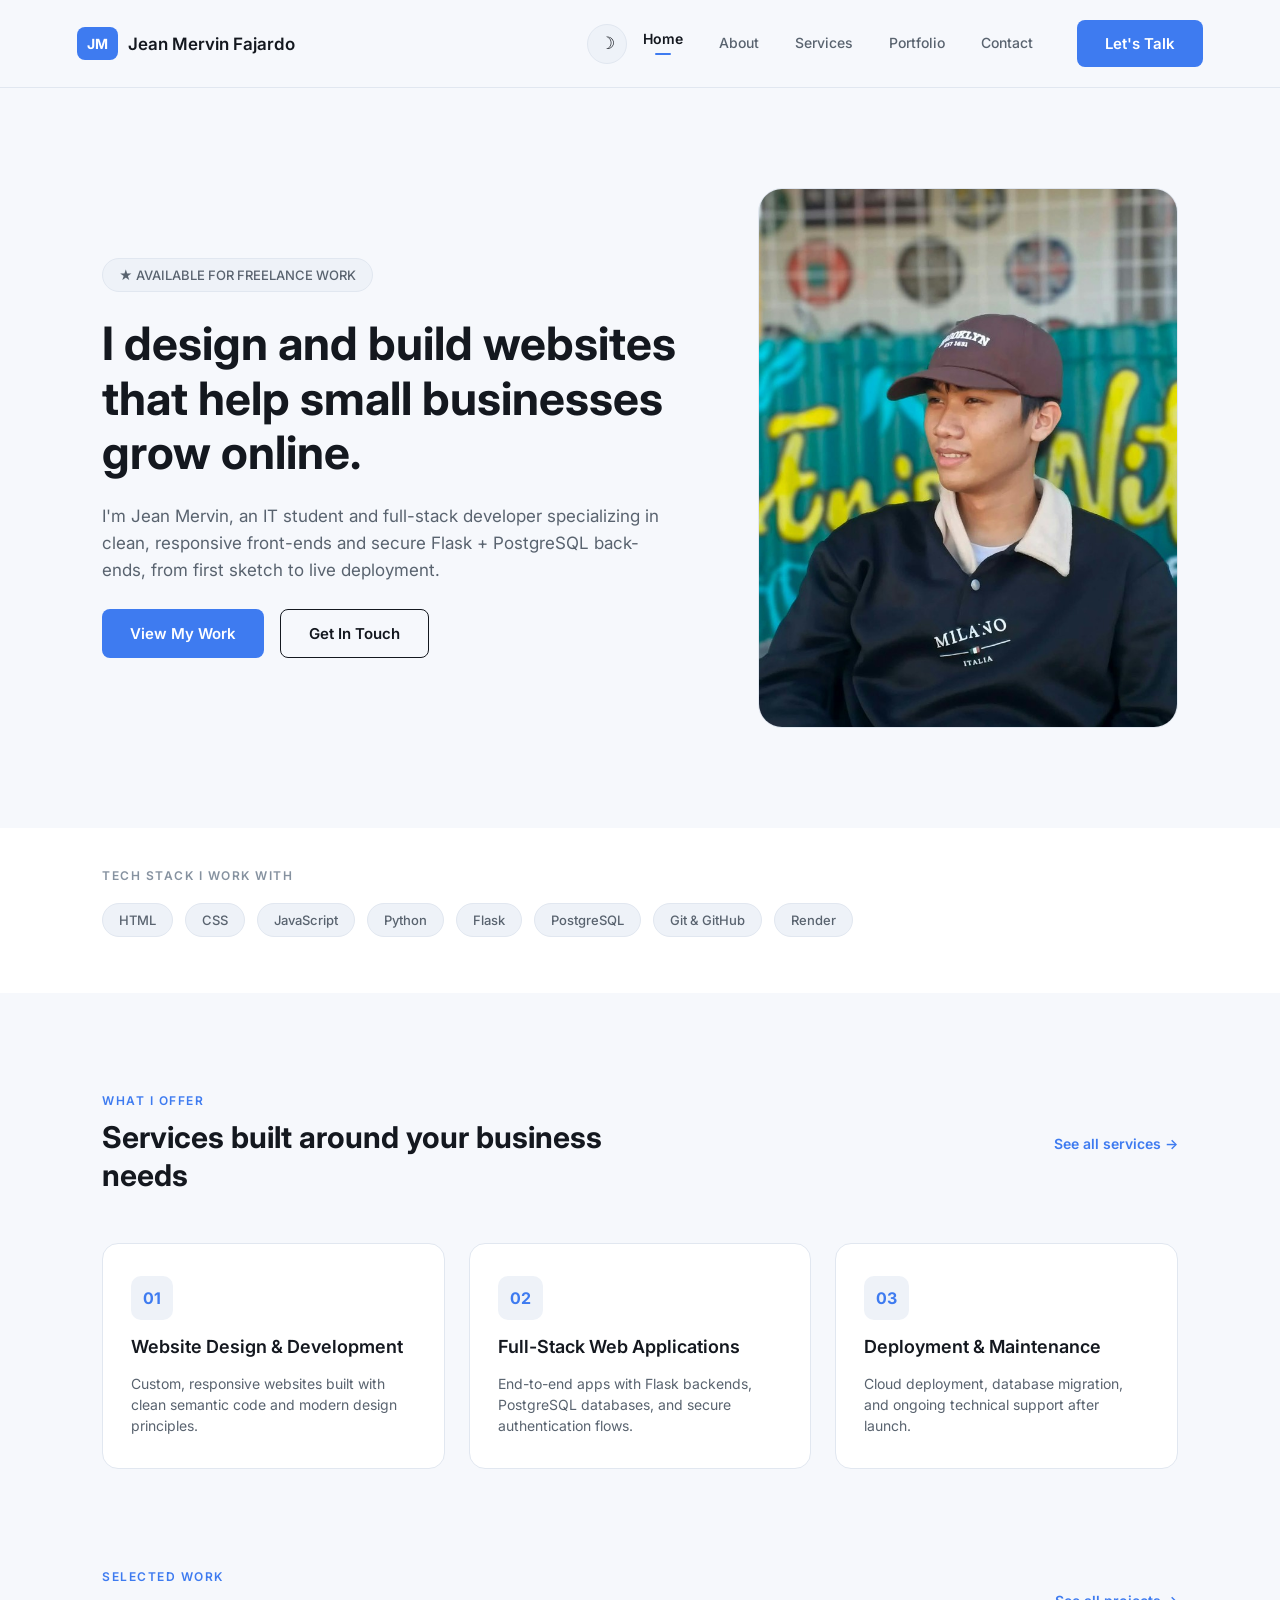
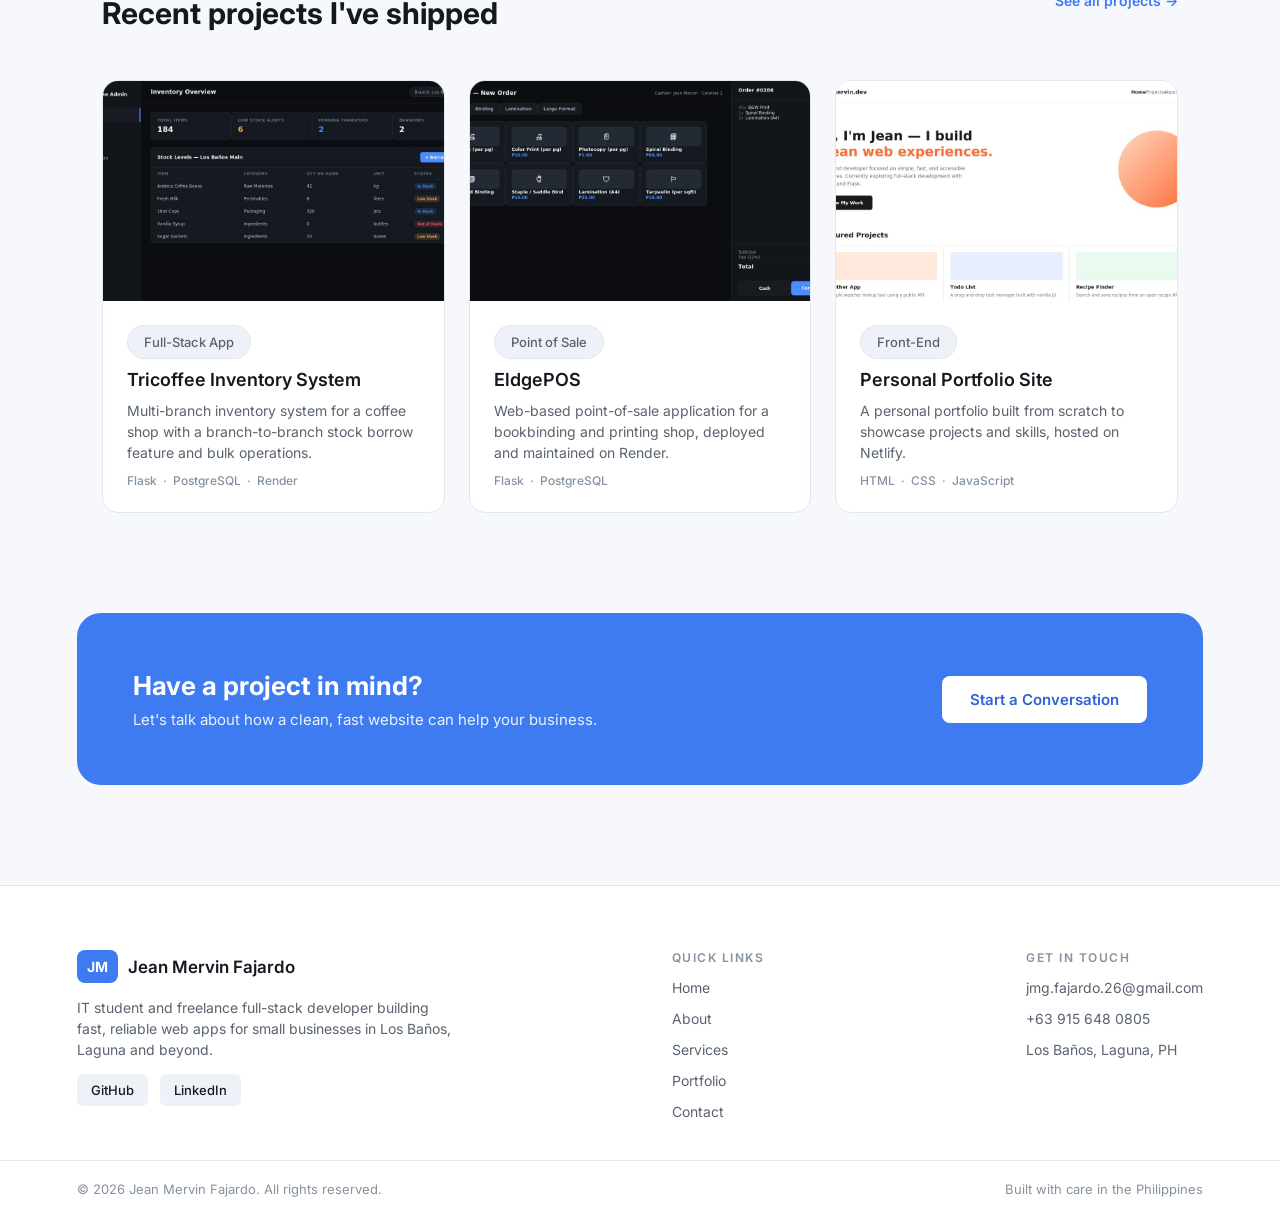
<file: index.html>
<!DOCTYPE html>
<html lang="en">
<head>
<meta charset="UTF-8">
<meta name="viewport" content="width=device-width, initial-scale=1">
<title>Jean Mervin Fajardo — Home</title>
<link rel="preconnect" href="https://fonts.googleapis.com">
<link href="https://fonts.googleapis.com/css2?family=Inter:wght@400;500;600;700&display=swap" rel="stylesheet">
<link rel="stylesheet" href="styles.css">
<script>
(function(){
  var saved = localStorage.getItem('theme');
  var theme = saved || (window.matchMedia && window.matchMedia('(prefers-color-scheme: light)').matches ? 'light' : 'dark');
  document.documentElement.setAttribute('data-theme', theme);
})();
</script>
</head>
<body>

<header>
  <div class="header-bar">
    <div class="logo">
      <span class="logo-mark">JM</span>
      <span class="logo-name">Jean Mervin Fajardo</span>
    </div>
    <div class="header-right">
    <button class="theme-toggle" id="themeToggle" aria-label="Toggle light and dark mode">
      <span class="theme-icon theme-icon-sun">&#9728;</span>
      <span class="theme-icon theme-icon-moon">&#9789;</span>
    </button>
    <button class="menu-toggle" aria-label="Toggle menu" aria-expanded="false">
      <span></span><span></span><span></span>
    </button>
    <div class="nav-group">
      <nav>
        <ul>
          <li><a href="index.html" class="active">Home</a></li>
          <li><a href="about.html">About</a></li>
          <li><a href="services.html">Services</a></li>
          <li><a href="portfolio.html">Portfolio</a></li>
          <li><a href="contact.html">Contact</a></li>
        </ul>
      </nav>
      <a href="contact.html" class="btn btn-primary">Let's Talk</a>
    </div>
    </div>
  </div>
</header>

<section class="hero">
  <div class="hero-left">
    <span class="tag">★ AVAILABLE FOR FREELANCE WORK</span>
    <h1>I design and build websites that help small businesses grow online.</h1>
    <p class="body-lg">I'm Jean Mervin, an IT student and full-stack developer specializing in clean, responsive front-ends and secure Flask + PostgreSQL back-ends, from first sketch to live deployment.</p>
    <div class="btn-row">
      <a href="portfolio.html" class="btn btn-primary">View My Work</a>
      <a href="contact.html" class="btn btn-secondary">Get In Touch</a>
    </div>
  </div>
  <img class="hero-photo" src="images/hero-photo.jpg" alt="Jean Mervin Fajardo">
</section>

<section class="section-alt section-tight">
  <p class="eyebrow-muted">TECH STACK I WORK WITH</p>
  <div class="tech-row">
    <span class="tag">HTML</span>
    <span class="tag">CSS</span>
    <span class="tag">JavaScript</span>
    <span class="tag">Python</span>
    <span class="tag">Flask</span>
    <span class="tag">PostgreSQL</span>
    <span class="tag">Git &amp; GitHub</span>
    <span class="tag">Render</span>
  </div>
</section>

<section class="section">
  <div class="section-head">
    <div class="stack">
      <p class="eyebrow">WHAT I OFFER</p>
      <h2>Services built around your business needs</h2>
    </div>
    <a href="services.html" class="link">See all services →</a>
  </div>
  <div class="cards-row">
    <div class="service-card">
      <span class="icon-chip">01</span>
      <h3>Website Design &amp; Development</h3>
      <p class="body">Custom, responsive websites built with clean semantic code and modern design principles.</p>
    </div>
    <div class="service-card">
      <span class="icon-chip">02</span>
      <h3>Full-Stack Web Applications</h3>
      <p class="body">End-to-end apps with Flask backends, PostgreSQL databases, and secure authentication flows.</p>
    </div>
    <div class="service-card">
      <span class="icon-chip">03</span>
      <h3>Deployment &amp; Maintenance</h3>
      <p class="body">Cloud deployment, database migration, and ongoing technical support after launch.</p>
    </div>
  </div>
</section>

<section class="section" style="padding-top:0;">
  <div class="section-head">
    <div class="stack">
      <p class="eyebrow">SELECTED WORK</p>
      <h2>Recent projects I've shipped</h2>
    </div>
    <a href="portfolio.html" class="link">See all projects →</a>
  </div>
  <div class="cards-row">
    <a class="project-card" href="https://tricoffee-inventory.onrender.com" target="_blank" rel="noopener">
      <div class="thumb-wrap">
        <img class="project-thumb" src="thumbs/tricoffee.jpg" alt="Tricoffee Inventory System thumbnail">
        <span class="thumb-overlay">View Project →</span>
      </div>
      <div class="project-body">
        <span class="tag">Full-Stack App</span>
        <h3>Tricoffee Inventory System</h3>
        <p class="body">Multi-branch inventory system for a coffee shop with a branch-to-branch stock borrow feature and bulk operations.</p>
        <div class="stack-row"><span>Flask</span><span>·</span><span>PostgreSQL</span><span>·</span><span>Render</span></div>
      </div>
    </a>
    <a class="project-card" href="https://eldgepos.onrender.com" target="_blank" rel="noopener">
      <div class="thumb-wrap">
        <img class="project-thumb" src="thumbs/eldgepos.jpg" alt="EldgePOS thumbnail">
        <span class="thumb-overlay">View Project →</span>
      </div>
      <div class="project-body">
        <span class="tag">Point of Sale</span>
        <h3>EldgePOS</h3>
        <p class="body">Web-based point-of-sale application for a bookbinding and printing shop, deployed and maintained on Render.</p>
        <div class="stack-row"><span>Flask</span><span>·</span><span>PostgreSQL</span></div>
      </div>
    </a>
    <a class="project-card" href="https://jeanmervin.netlify.app/" target="_blank" rel="noopener">
      <div class="thumb-wrap">
        <img class="project-thumb" src="thumbs/portfolio-site.jpg" alt="Personal Portfolio Site thumbnail">
        <span class="thumb-overlay">View Project →</span>
      </div>
      <div class="project-body">
        <span class="tag">Front-End</span>
        <h3>Personal Portfolio Site</h3>
        <p class="body">A personal portfolio built from scratch to showcase projects and skills, hosted on Netlify.</p>
        <div class="stack-row"><span>HTML</span><span>·</span><span>CSS</span><span>·</span><span>JavaScript</span></div>
      </div>
    </a>
  </div>
</section>

<div class="cta-wrap">
  <div class="cta-banner">
    <div>
      <h2>Have a project in mind?</h2>
      <p>Let's talk about how a clean, fast website can help your business.</p>
    </div>
    <a href="contact.html" class="btn btn-white">Start a Conversation</a>
  </div>
</div>

<footer>
  <div class="footer-inner">
    <div class="footer-col1">
      <div class="logo">
        <span class="logo-mark">JM</span>
        <span class="logo-name">Jean Mervin Fajardo</span>
      </div>
      <p class="body">IT student and freelance full-stack developer building fast, reliable web apps for small businesses in Los Baños, Laguna and beyond.</p>
      <div class="social">
        <a href="https://github.com/JeanMervin">GitHub</a>
        <a href="#">LinkedIn</a>
      </div>
    </div>
    <div class="footer-col">
      <p class="eyebrow-muted">QUICK LINKS</p>
      <a href="index.html">Home</a>
      <a href="about.html">About</a>
      <a href="services.html">Services</a>
      <a href="portfolio.html">Portfolio</a>
      <a href="contact.html">Contact</a>
    </div>
    <div class="footer-col">
      <p class="eyebrow-muted">GET IN TOUCH</p>
      <a href="#" class="copy-email" data-email="jmg.fajardo.26@gmail.com">jmg.fajardo.26@gmail.com</a>
      <a href="#">+63 915 648 0805</a>
      <a href="#">Los Baños, Laguna, PH</a>
    </div>
  </div>
  <div class="footer-bottom">
    <span class="caption">© 2026 Jean Mervin Fajardo. All rights reserved.</span>
    <span class="caption">Built with care in the Philippines</span>
  </div>
</footer>

<button id="toTop" class="to-top" aria-label="Back to top">↑</button>
<script src="script.js"></script>
</body>
</html>
</file>
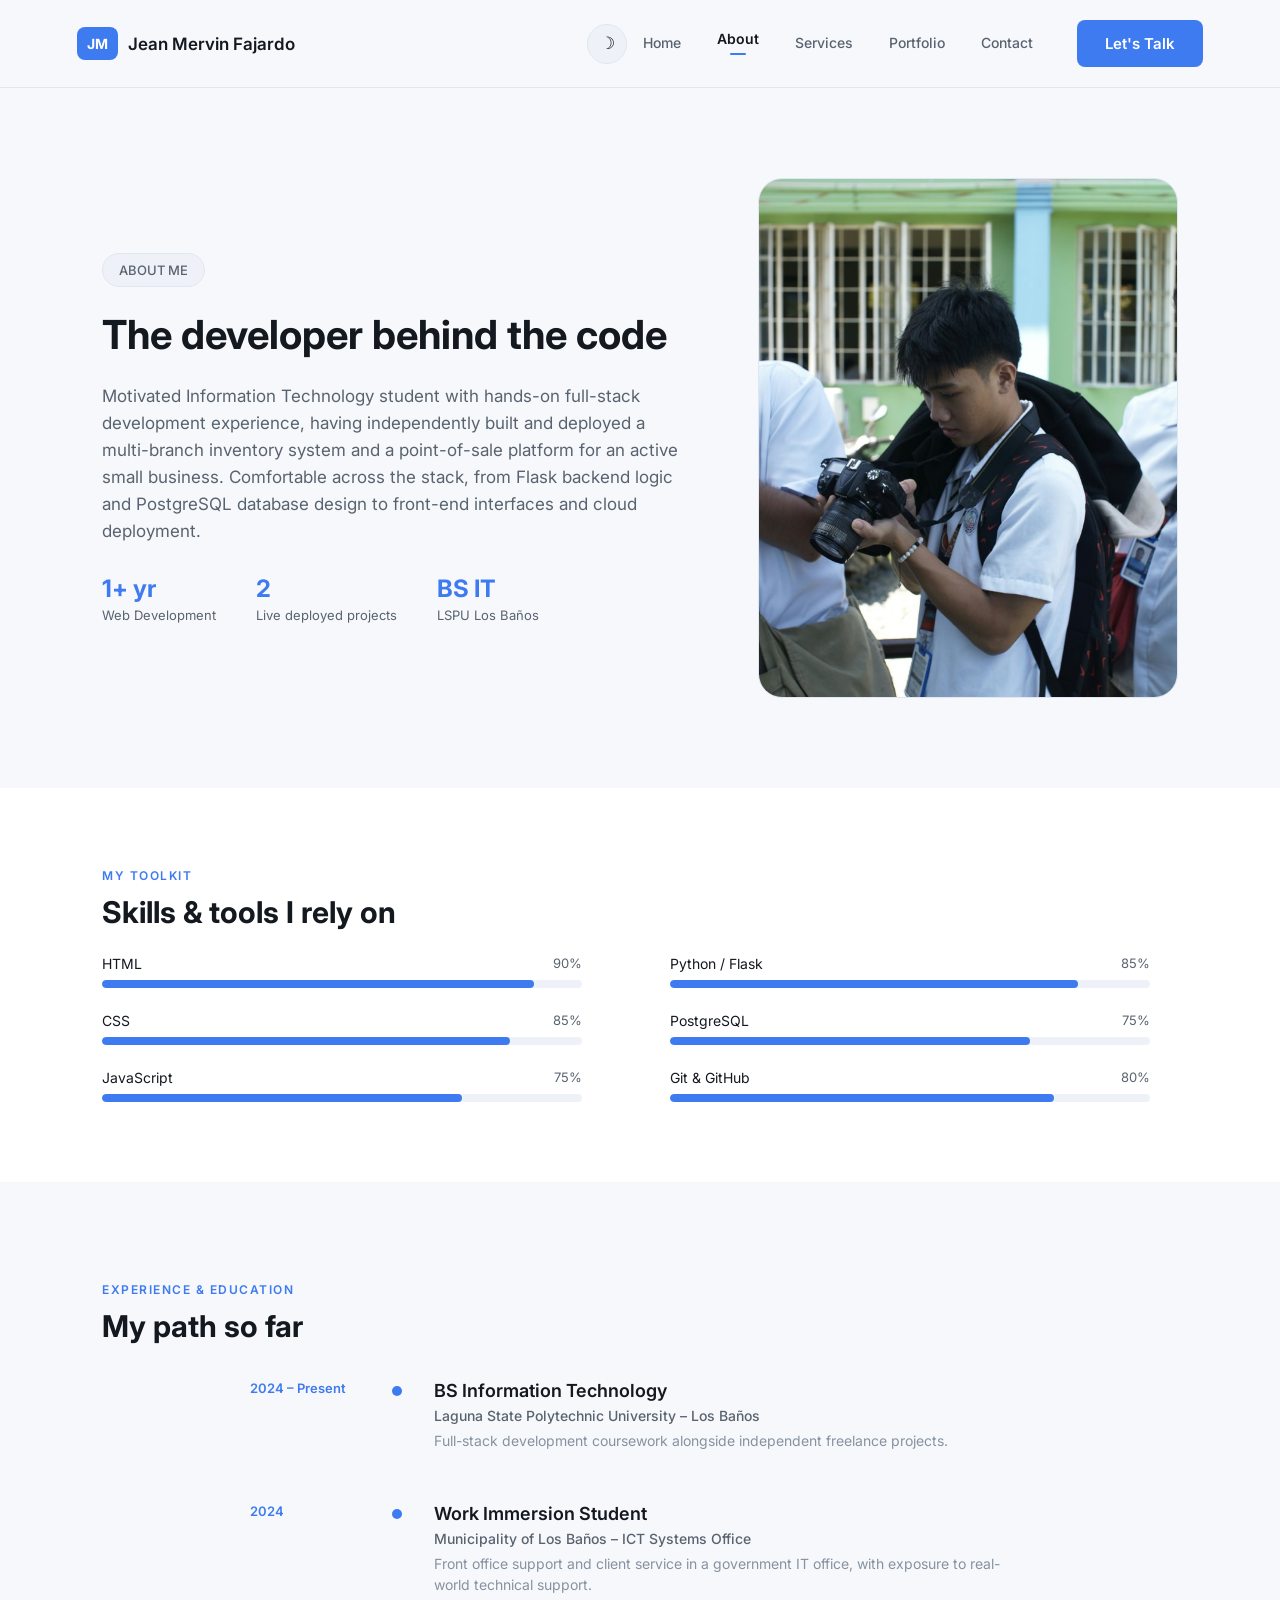
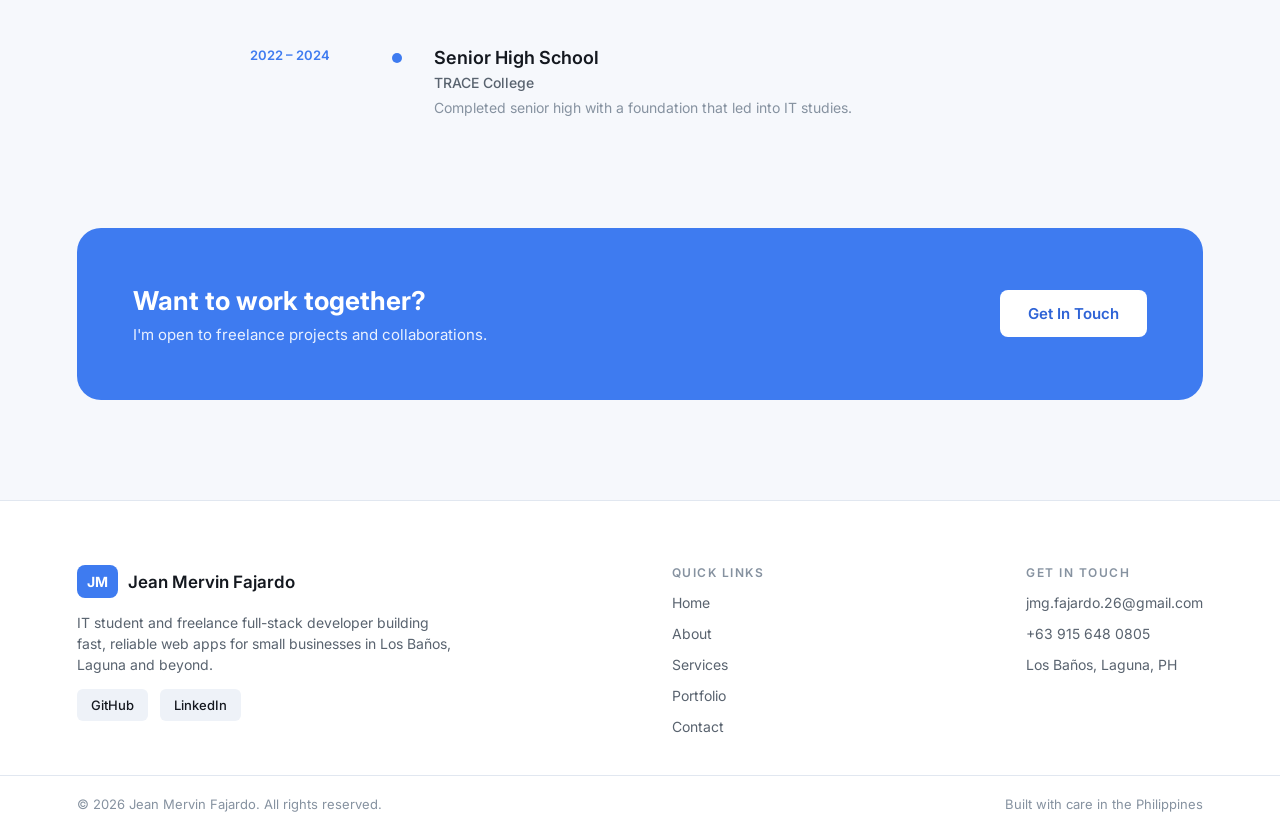
<file: about.html>
<!DOCTYPE html>
<html lang="en">
<head>
<meta charset="UTF-8">
<meta name="viewport" content="width=device-width, initial-scale=1">
<title>Jean Mervin Fajardo — About</title>
<link rel="preconnect" href="https://fonts.googleapis.com">
<link href="https://fonts.googleapis.com/css2?family=Inter:wght@400;500;600;700&display=swap" rel="stylesheet">
<link rel="stylesheet" href="styles.css">
<script>
(function(){
  var saved = localStorage.getItem('theme');
  var theme = saved || (window.matchMedia && window.matchMedia('(prefers-color-scheme: light)').matches ? 'light' : 'dark');
  document.documentElement.setAttribute('data-theme', theme);
})();
</script>
</head>
<body>

<header>
  <div class="header-bar">
    <div class="logo">
      <span class="logo-mark">JM</span>
      <span class="logo-name">Jean Mervin Fajardo</span>
    </div>
    <div class="header-right">
    <button class="theme-toggle" id="themeToggle" aria-label="Toggle light and dark mode">
      <span class="theme-icon theme-icon-sun">&#9728;</span>
      <span class="theme-icon theme-icon-moon">&#9789;</span>
    </button>
    <button class="menu-toggle" aria-label="Toggle menu" aria-expanded="false">
      <span></span><span></span><span></span>
    </button>
    <div class="nav-group">
      <nav>
        <ul>
          <li><a href="index.html">Home</a></li>
          <li><a href="about.html" class="active">About</a></li>
          <li><a href="services.html">Services</a></li>
          <li><a href="portfolio.html">Portfolio</a></li>
          <li><a href="contact.html">Contact</a></li>
        </ul>
      </nav>
      <a href="contact.html" class="btn btn-primary">Let's Talk</a>
    </div>
    </div>
  </div>
</header>

<section class="about-hero">
  <div class="hero-left">
    <span class="tag">ABOUT ME</span>
    <h1 style="font-size:40px;">The developer behind the code</h1>
    <p class="body-lg">Motivated Information Technology student with hands-on full-stack development experience, having independently built and deployed a multi-branch inventory system and a point-of-sale platform for an active small business. Comfortable across the stack, from Flask backend logic and PostgreSQL database design to front-end interfaces and cloud deployment.</p>
    <div class="stats-row">
      <div class="stat"><h3>1+ yr</h3><p>Web Development</p></div>
      <div class="stat"><h3>2</h3><p>Live deployed projects</p></div>
      <div class="stat"><h3>BS IT</h3><p>LSPU Los Baños</p></div>
    </div>
  </div>
  <img class="about-photo" src="images/about-photo.jpg" alt="Jean Mervin Fajardo reviewing photos on a camera">
</section>

<section class="section-alt section" style="padding-top:80px;padding-bottom:80px;">
  <p class="eyebrow">MY TOOLKIT</p>
  <h2 style="margin-top:10px;">Skills &amp; tools I rely on</h2>
  <div class="skills-grid">
    <div class="skill-col">
      <div class="skill-row">
        <div class="skill-top"><span>HTML</span><span>90%</span></div>
        <div class="skill-track"><div class="skill-fill" style="width:90%;"></div></div>
      </div>
      <div class="skill-row">
        <div class="skill-top"><span>CSS</span><span>85%</span></div>
        <div class="skill-track"><div class="skill-fill" style="width:85%;"></div></div>
      </div>
      <div class="skill-row">
        <div class="skill-top"><span>JavaScript</span><span>75%</span></div>
        <div class="skill-track"><div class="skill-fill" style="width:75%;"></div></div>
      </div>
    </div>
    <div class="skill-col">
      <div class="skill-row">
        <div class="skill-top"><span>Python / Flask</span><span>85%</span></div>
        <div class="skill-track"><div class="skill-fill" style="width:85%;"></div></div>
      </div>
      <div class="skill-row">
        <div class="skill-top"><span>PostgreSQL</span><span>75%</span></div>
        <div class="skill-track"><div class="skill-fill" style="width:75%;"></div></div>
      </div>
      <div class="skill-row">
        <div class="skill-top"><span>Git &amp; GitHub</span><span>80%</span></div>
        <div class="skill-track"><div class="skill-fill" style="width:80%;"></div></div>
      </div>
    </div>
  </div>
</section>

<section class="section">
  <p class="eyebrow">EXPERIENCE &amp; EDUCATION</p>
  <h2 style="margin-top:10px;">My path so far</h2>
  <div class="timeline">
    <div class="timeline-item">
      <span class="timeline-date">2024 – Present</span>
      <span class="timeline-dot"></span>
      <div class="timeline-body">
        <h3>BS Information Technology</h3>
        <p class="org">Laguna State Polytechnic University – Los Baños</p>
        <p class="desc">Full-stack development coursework alongside independent freelance projects.</p>
      </div>
    </div>
    <div class="timeline-item">
      <span class="timeline-date">2024</span>
      <span class="timeline-dot"></span>
      <div class="timeline-body">
        <h3>Work Immersion Student</h3>
        <p class="org">Municipality of Los Baños – ICT Systems Office</p>
        <p class="desc">Front office support and client service in a government IT office, with exposure to real-world technical support.</p>
      </div>
    </div>
    <div class="timeline-item">
      <span class="timeline-date">2022 – 2024</span>
      <span class="timeline-dot"></span>
      <div class="timeline-body">
        <h3>Senior High School</h3>
        <p class="org">TRACE College</p>
        <p class="desc">Completed senior high with a foundation that led into IT studies.</p>
      </div>
    </div>
  </div>
</section>

<div class="cta-wrap">
  <div class="cta-banner">
    <div>
      <h2>Want to work together?</h2>
      <p>I'm open to freelance projects and collaborations.</p>
    </div>
    <a href="contact.html" class="btn btn-white">Get In Touch</a>
  </div>
</div>

<footer>
  <div class="footer-inner">
    <div class="footer-col1">
      <div class="logo">
        <span class="logo-mark">JM</span>
        <span class="logo-name">Jean Mervin Fajardo</span>
      </div>
      <p class="body">IT student and freelance full-stack developer building fast, reliable web apps for small businesses in Los Baños, Laguna and beyond.</p>
      <div class="social">
        <a href="https://github.com/JeanMervin">GitHub</a>
        <a href="#">LinkedIn</a>
      </div>
    </div>
    <div class="footer-col">
      <p class="eyebrow-muted">QUICK LINKS</p>
      <a href="index.html">Home</a>
      <a href="about.html">About</a>
      <a href="services.html">Services</a>
      <a href="portfolio.html">Portfolio</a>
      <a href="contact.html">Contact</a>
    </div>
    <div class="footer-col">
      <p class="eyebrow-muted">GET IN TOUCH</p>
      <a href="#" class="copy-email" data-email="jmg.fajardo.26@gmail.com">jmg.fajardo.26@gmail.com</a>
      <a href="#">+63 915 648 0805</a>
      <a href="#">Los Baños, Laguna, PH</a>
    </div>
  </div>
  <div class="footer-bottom">
    <span class="caption">© 2026 Jean Mervin Fajardo. All rights reserved.</span>
    <span class="caption">Built with care in the Philippines</span>
  </div>
</footer>

<button id="toTop" class="to-top" aria-label="Back to top">↑</button>
<script src="script.js"></script>
</body>
</html>
</file>
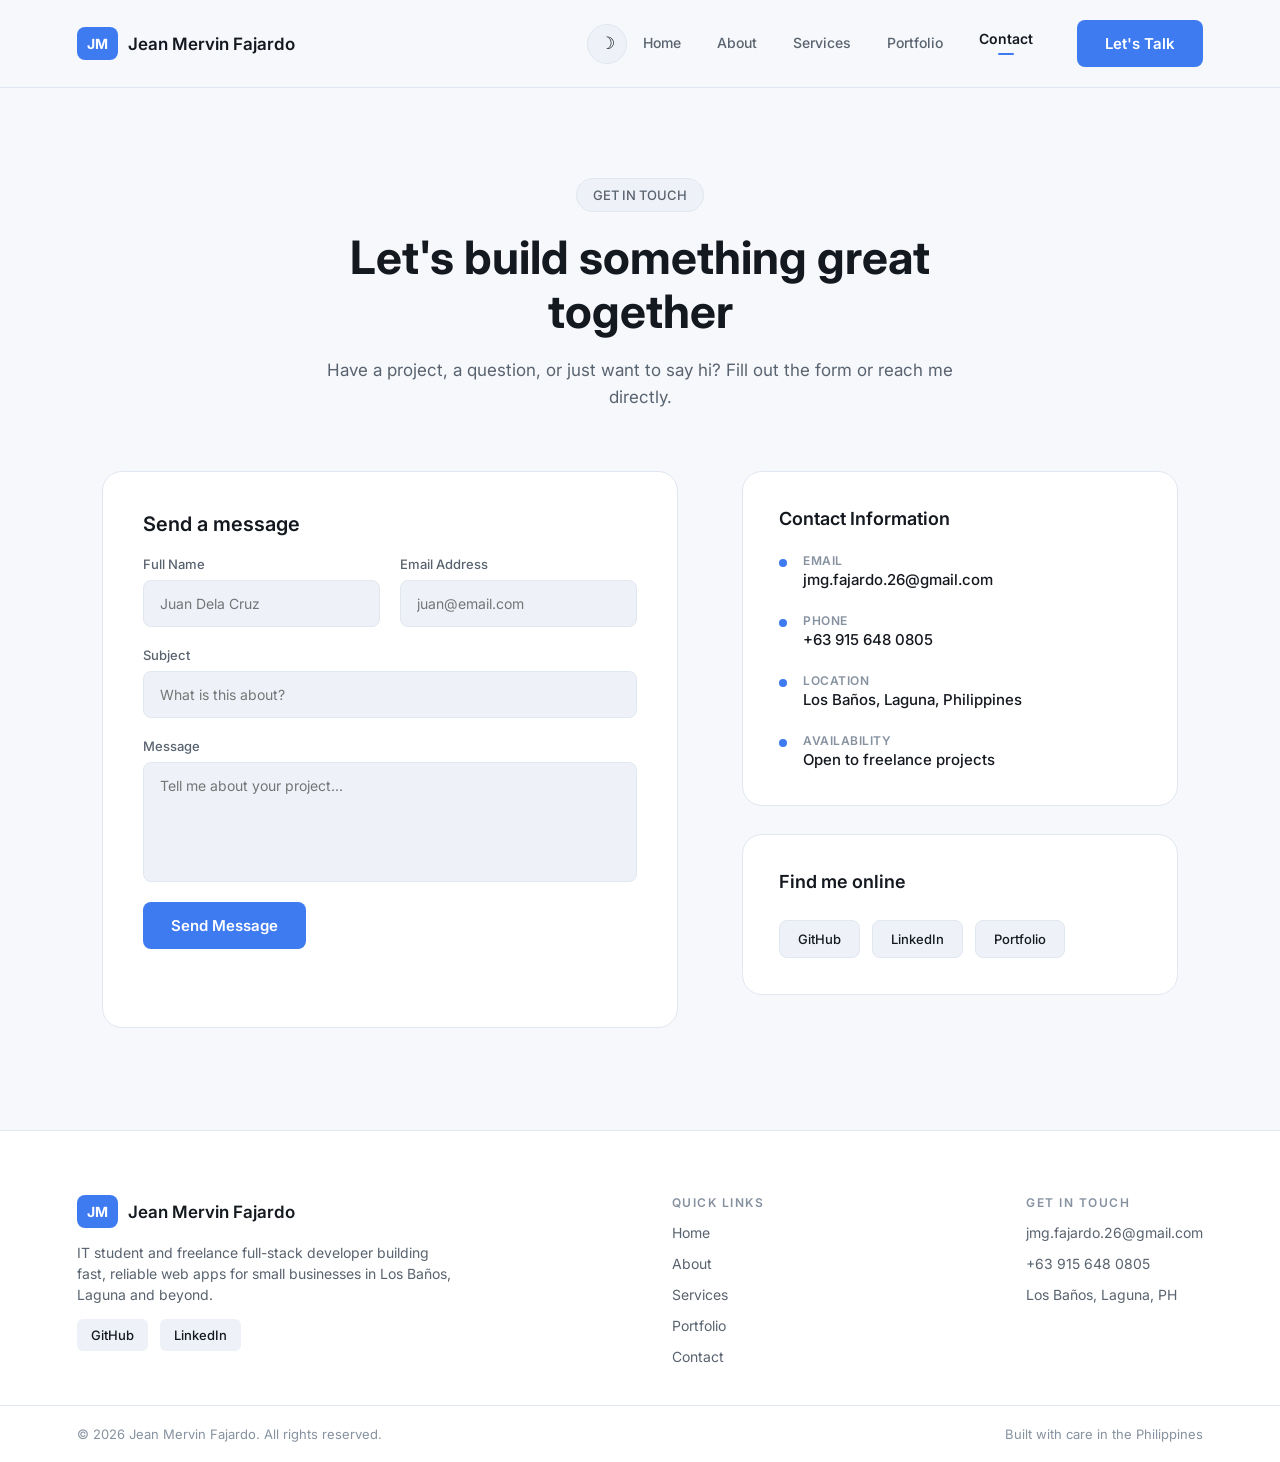
<file: contact.html>
<!DOCTYPE html>
<html lang="en">
<head>
<meta charset="UTF-8">
<meta name="viewport" content="width=device-width, initial-scale=1">
<title>Jean Mervin Fajardo — Contact</title>
<link rel="preconnect" href="https://fonts.googleapis.com">
<link href="https://fonts.googleapis.com/css2?family=Inter:wght@400;500;600;700&display=swap" rel="stylesheet">
<link rel="stylesheet" href="styles.css">
<script>
(function(){
  var saved = localStorage.getItem('theme');
  var theme = saved || (window.matchMedia && window.matchMedia('(prefers-color-scheme: light)').matches ? 'light' : 'dark');
  document.documentElement.setAttribute('data-theme', theme);
})();
</script>
</head>
<body>

<header>
  <div class="header-bar">
    <div class="logo">
      <span class="logo-mark">JM</span>
      <span class="logo-name">Jean Mervin Fajardo</span>
    </div>
    <div class="header-right">
    <button class="theme-toggle" id="themeToggle" aria-label="Toggle light and dark mode">
      <span class="theme-icon theme-icon-sun">&#9728;</span>
      <span class="theme-icon theme-icon-moon">&#9789;</span>
    </button>
    <button class="menu-toggle" aria-label="Toggle menu" aria-expanded="false">
      <span></span><span></span><span></span>
    </button>
    <div class="nav-group">
      <nav>
        <ul>
          <li><a href="index.html">Home</a></li>
          <li><a href="about.html">About</a></li>
          <li><a href="services.html">Services</a></li>
          <li><a href="portfolio.html">Portfolio</a></li>
          <li><a href="contact.html" class="active">Contact</a></li>
        </ul>
      </nav>
      <a href="contact.html" class="btn btn-primary">Let's Talk</a>
    </div>
    </div>
  </div>
</header>

<section class="contact-hero">
  <span class="tag">GET IN TOUCH</span>
  <h1 class="center">Let's build something great together</h1>
  <p class="body-lg">Have a project, a question, or just want to say hi? Fill out the form or reach me directly.</p>
</section>

<section class="contact-main">
  <form class="form-card" id="contactForm" novalidate>
    <h3 style="font-size:20px;">Send a message</h3>
    <div class="form-row">
      <div class="field">
        <label for="cf-name">Full Name</label>
        <input type="text" id="cf-name" name="name" placeholder="Juan Dela Cruz" required>
      </div>
      <div class="field">
        <label for="cf-email">Email Address</label>
        <input type="email" id="cf-email" name="email" placeholder="juan@email.com" required>
      </div>
    </div>
    <div class="field">
      <label for="cf-subject">Subject</label>
      <input type="text" id="cf-subject" name="subject" placeholder="What is this about?" required>
    </div>
    <div class="field">
      <label for="cf-message">Message</label>
      <textarea id="cf-message" name="message" placeholder="Tell me about your project..." required></textarea>
    </div>
    <button type="submit" class="btn btn-primary" style="width:fit-content;">Send Message</button>
    <p class="form-note" id="formNote" aria-live="polite"></p>
  </form>

  <div class="info-col">
    <div class="info-card">
      <h3 style="font-size:18px;">Contact Information</h3>
      <div class="info-row">
        <span class="info-dot"></span>
        <div><div class="label">EMAIL</div><div class="value"><a href="#" class="copy-email" data-email="jmg.fajardo.26@gmail.com">jmg.fajardo.26@gmail.com</a></div></div>
      </div>
      <div class="info-row">
        <span class="info-dot"></span>
        <div><div class="label">PHONE</div><div class="value">+63 915 648 0805</div></div>
      </div>
      <div class="info-row">
        <span class="info-dot"></span>
        <div><div class="label">LOCATION</div><div class="value">Los Baños, Laguna, Philippines</div></div>
      </div>
      <div class="info-row">
        <span class="info-dot"></span>
        <div><div class="label">AVAILABILITY</div><div class="value">Open to freelance projects</div></div>
      </div>
    </div>
    <div class="info-card">
      <h3 style="font-size:18px;">Find me online</h3>
      <div class="soc-row">
        <a href="https://github.com/JeanMervin">GitHub</a>
        <a href="#">LinkedIn</a>
        <a href="https://jeanmervin.netlify.app/">Portfolio</a>
      </div>
    </div>
  </div>
</section>

<footer>
  <div class="footer-inner">
    <div class="footer-col1">
      <div class="logo">
        <span class="logo-mark">JM</span>
        <span class="logo-name">Jean Mervin Fajardo</span>
      </div>
      <p class="body">IT student and freelance full-stack developer building fast, reliable web apps for small businesses in Los Baños, Laguna and beyond.</p>
      <div class="social">
        <a href="https://github.com/JeanMervin">GitHub</a>
        <a href="#">LinkedIn</a>
      </div>
    </div>
    <div class="footer-col">
      <p class="eyebrow-muted">QUICK LINKS</p>
      <a href="index.html">Home</a>
      <a href="about.html">About</a>
      <a href="services.html">Services</a>
      <a href="portfolio.html">Portfolio</a>
      <a href="contact.html">Contact</a>
    </div>
    <div class="footer-col">
      <p class="eyebrow-muted">GET IN TOUCH</p>
      <a href="#" class="copy-email" data-email="jmg.fajardo.26@gmail.com">jmg.fajardo.26@gmail.com</a>
      <a href="#">+63 915 648 0805</a>
      <a href="#">Los Baños, Laguna, PH</a>
    </div>
  </div>
  <div class="footer-bottom">
    <span class="caption">© 2026 Jean Mervin Fajardo. All rights reserved.</span>
    <span class="caption">Built with care in the Philippines</span>
  </div>
</footer>

<button id="toTop" class="to-top" aria-label="Back to top">↑</button>
<script src="script.js"></script>
</body>
</html>
</file>
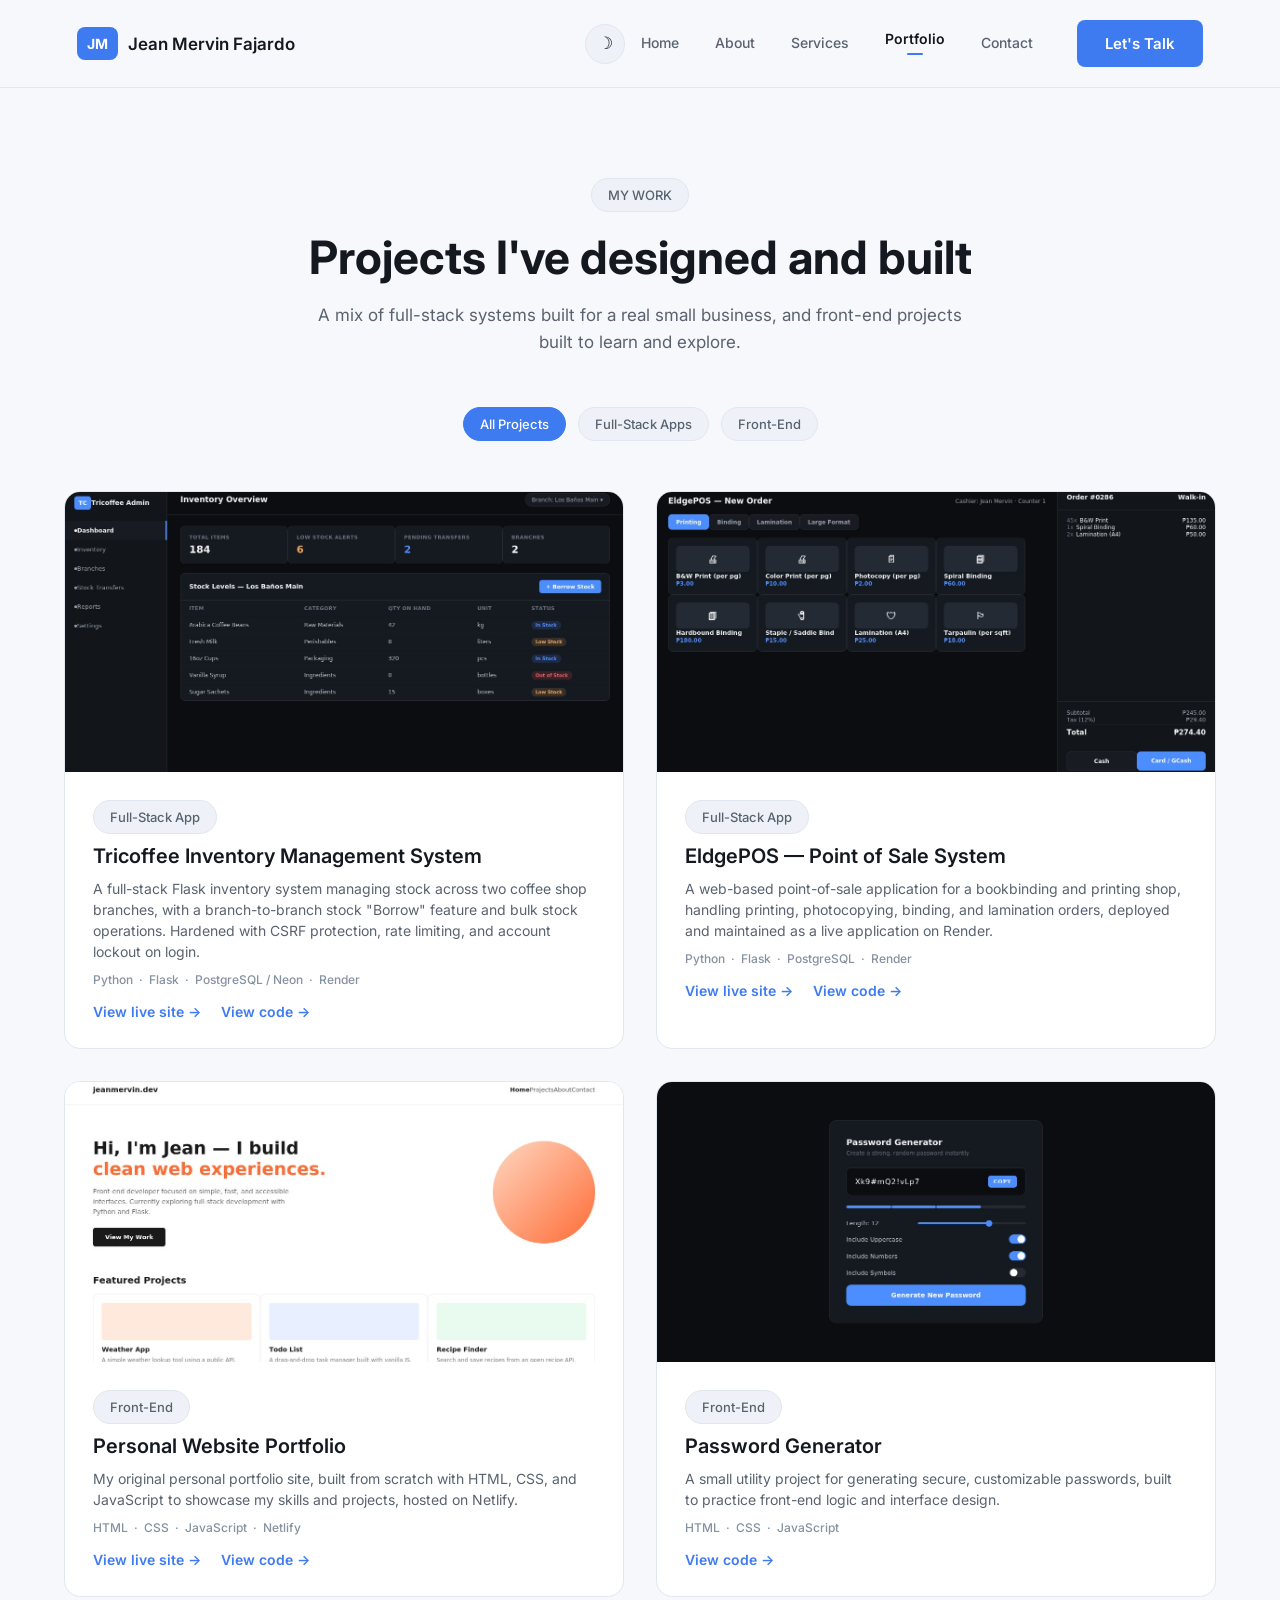
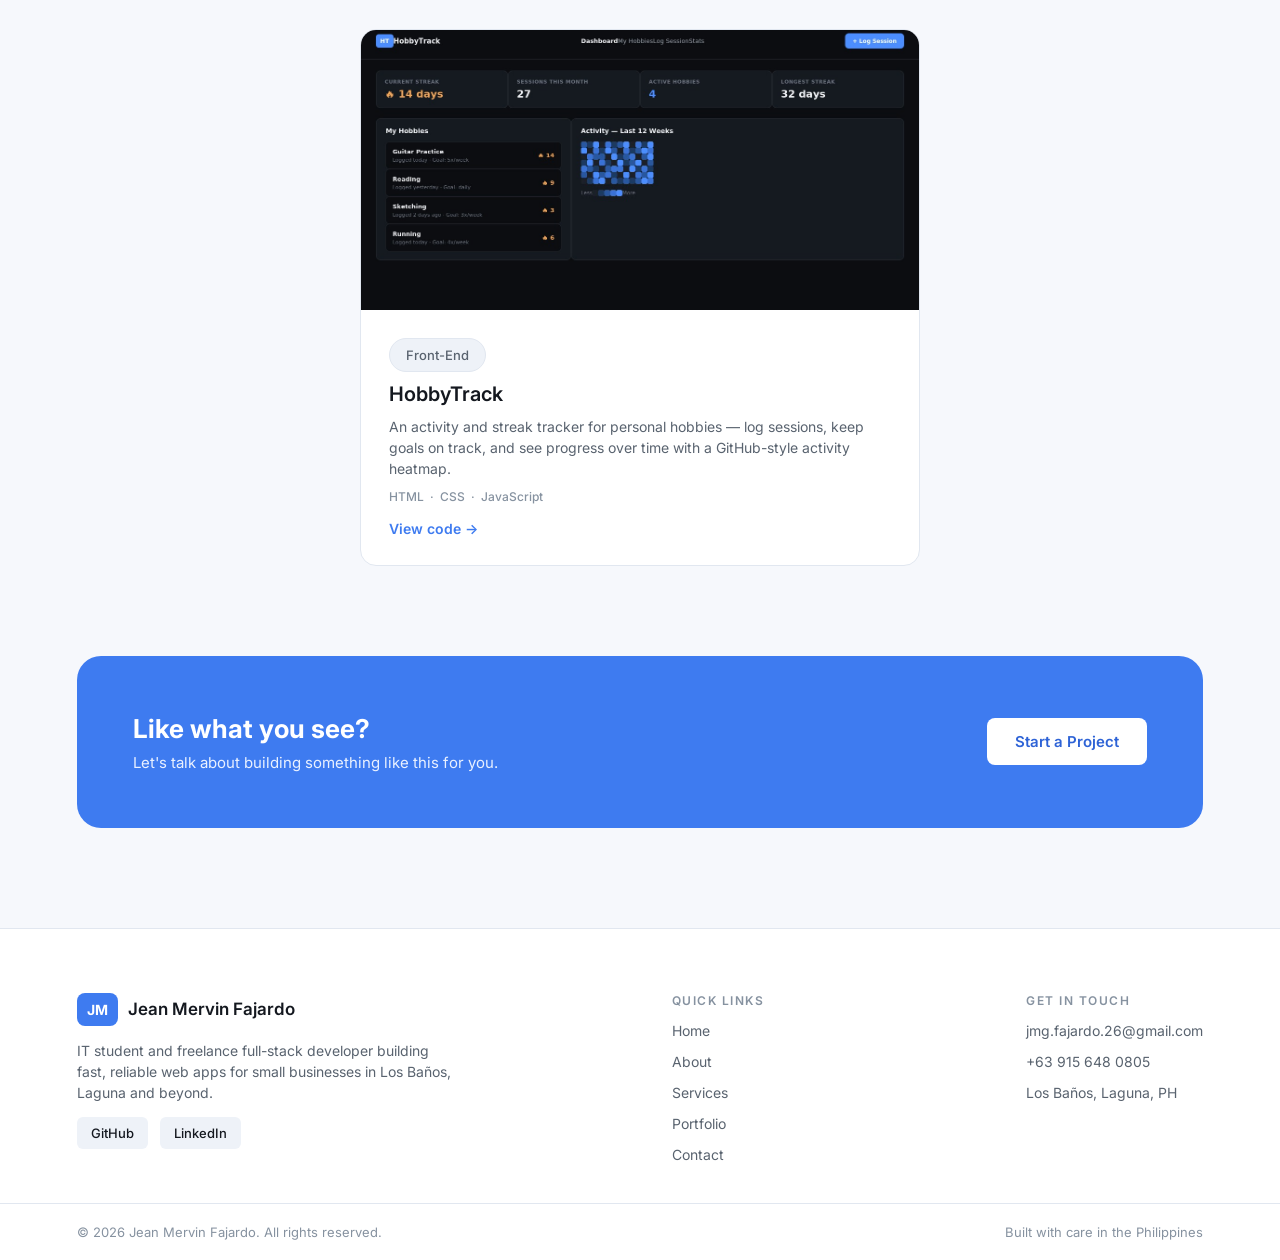
<file: portfolio.html>
<!DOCTYPE html>
<html lang="en">
<head>
<meta charset="UTF-8">
<meta name="viewport" content="width=device-width, initial-scale=1">
<title>Jean Mervin Fajardo — Portfolio</title>
<link rel="preconnect" href="https://fonts.googleapis.com">
<link href="https://fonts.googleapis.com/css2?family=Inter:wght@400;500;600;700&display=swap" rel="stylesheet">
<link rel="stylesheet" href="styles.css">
<script>
(function(){
  var saved = localStorage.getItem('theme');
  var theme = saved || (window.matchMedia && window.matchMedia('(prefers-color-scheme: light)').matches ? 'light' : 'dark');
  document.documentElement.setAttribute('data-theme', theme);
})();
</script>
</head>
<body>

<header>
  <div class="header-bar">
    <div class="logo">
      <span class="logo-mark">JM</span>
      <span class="logo-name">Jean Mervin Fajardo</span>
    </div>
    <div class="header-right">
    <button class="theme-toggle" id="themeToggle" aria-label="Toggle light and dark mode">
      <span class="theme-icon theme-icon-sun">&#9728;</span>
      <span class="theme-icon theme-icon-moon">&#9789;</span>
    </button>
    <button class="menu-toggle" aria-label="Toggle menu" aria-expanded="false">
      <span></span><span></span><span></span>
    </button>
    <div class="nav-group">
      <nav>
        <ul>
          <li><a href="index.html">Home</a></li>
          <li><a href="about.html">About</a></li>
          <li><a href="services.html">Services</a></li>
          <li><a href="portfolio.html" class="active">Portfolio</a></li>
          <li><a href="contact.html">Contact</a></li>
        </ul>
      </nav>
      <a href="contact.html" class="btn btn-primary">Let's Talk</a>
    </div>
    </div>
  </div>
</header>

<section class="services-hero" style="padding-bottom:50px;">
  <span class="tag">MY WORK</span>
  <h1 class="center">Projects I've designed and built</h1>
  <p class="body-lg" style="max-width:680px;">A mix of full-stack systems built for a real small business, and front-end projects built to learn and explore.</p>
</section>

<div class="filter-row" id="filterRow">
  <button class="tag active" data-filter="all">All Projects</button>
  <button class="tag" data-filter="full-stack">Full-Stack Apps</button>
  <button class="tag" data-filter="front-end">Front-End</button>
</div>

<p class="caption filter-empty" id="filterEmpty" style="display:none; text-align:center; padding:0 20px 20px;">No projects in this category yet.</p>

<section class="project-grid" id="projectGrid">
  <div class="row">
    <div class="project-card-big" data-category="full-stack">
      <div class="thumb-wrap">
      <img class="project-thumb" src="thumbs/tricoffee.jpg" alt="Tricoffee Inventory Management System thumbnail">
        <span class="thumb-overlay">View Project →</span>
      </div>
      <div class="project-body">
        <span class="tag">Full-Stack App</span>
        <h3 style="font-size:20px;">Tricoffee Inventory Management System</h3>
        <p class="body">A full-stack Flask inventory system managing stock across two coffee shop branches, with a branch-to-branch stock "Borrow" feature and bulk stock operations. Hardened with CSRF protection, rate limiting, and account lockout on login.</p>
        <div class="stack-row"><span>Python</span><span>·</span><span>Flask</span><span>·</span><span>PostgreSQL / Neon</span><span>·</span><span>Render</span></div>
        <div class="link-row"><a href="https://tricoffee-inventory.onrender.com">View live site →</a><a href="https://github.com/JeanMervin">View code →</a></div>
      </div>
    </div>
    <div class="project-card-big" data-category="full-stack">
      <div class="thumb-wrap">
      <img class="project-thumb" src="thumbs/eldgepos.jpg" alt="EldgePOS thumbnail">
        <span class="thumb-overlay">View Project →</span>
      </div>
      <div class="project-body">
        <span class="tag">Full-Stack App</span>
        <h3 style="font-size:20px;">EldgePOS — Point of Sale System</h3>
        <p class="body">A web-based point-of-sale application for a bookbinding and printing shop, handling printing, photocopying, binding, and lamination orders, deployed and maintained as a live application on Render.</p>
        <div class="stack-row"><span>Python</span><span>·</span><span>Flask</span><span>·</span><span>PostgreSQL</span><span>·</span><span>Render</span></div>
        <div class="link-row"><a href="https://eldgepos.onrender.com">View live site →</a><a href="https://github.com/JeanMervin">View code →</a></div>
      </div>
    </div>
  </div>
  <div class="row">
    <div class="project-card-big" data-category="front-end">
      <div class="thumb-wrap">
      <img class="project-thumb" src="thumbs/portfolio-site.jpg" alt="Personal Website Portfolio thumbnail">
        <span class="thumb-overlay">View Project →</span>
      </div>
      <div class="project-body">
        <span class="tag">Front-End</span>
        <h3 style="font-size:20px;">Personal Website Portfolio</h3>
        <p class="body">My original personal portfolio site, built from scratch with HTML, CSS, and JavaScript to showcase my skills and projects, hosted on Netlify.</p>
        <div class="stack-row"><span>HTML</span><span>·</span><span>CSS</span><span>·</span><span>JavaScript</span><span>·</span><span>Netlify</span></div>
        <div class="link-row"><a href="https://jeanmervin.netlify.app/">View live site →</a><a href="https://github.com/JeanMervin">View code →</a></div>
      </div>
    </div>
    <div class="project-card-big" data-category="front-end">
      <div class="thumb-wrap">
      <img class="project-thumb" src="thumbs/password-gen.jpg" alt="Password Generator thumbnail">
        <span class="thumb-overlay">View Project →</span>
      </div>
      <div class="project-body">
        <span class="tag">Front-End</span>
        <h3 style="font-size:20px;">Password Generator</h3>
        <p class="body">A small utility project for generating secure, customizable passwords, built to practice front-end logic and interface design.</p>
        <div class="stack-row"><span>HTML</span><span>·</span><span>CSS</span><span>·</span><span>JavaScript</span></div>
        <div class="link-row"><a href="https://github.com/JeanMervin">View code →</a></div>
      </div>
    </div>
  </div>
  <div class="row">
    <div class="project-card-big" data-category="front-end">
      <div class="thumb-wrap">
      <img class="project-thumb" src="thumbs/hobbytrack.jpg" alt="HobbyTrack thumbnail">
        <span class="thumb-overlay">View Project →</span>
      </div>
      <div class="project-body">
        <span class="tag">Front-End</span>
        <h3 style="font-size:20px;">HobbyTrack</h3>
        <p class="body">An activity and streak tracker for personal hobbies — log sessions, keep goals on track, and see progress over time with a GitHub-style activity heatmap.</p>
        <div class="stack-row"><span>HTML</span><span>·</span><span>CSS</span><span>·</span><span>JavaScript</span></div>
        <div class="link-row"><a href="https://github.com/JeanMervin">View code →</a></div>
      </div>
    </div>
  </div>
</section>

<div class="cta-wrap" style="padding-top:30px;">
  <div class="cta-banner">
    <div>
      <h2>Like what you see?</h2>
      <p>Let's talk about building something like this for you.</p>
    </div>
    <a href="contact.html" class="btn btn-white">Start a Project</a>
  </div>
</div>

<footer>
  <div class="footer-inner">
    <div class="footer-col1">
      <div class="logo">
        <span class="logo-mark">JM</span>
        <span class="logo-name">Jean Mervin Fajardo</span>
      </div>
      <p class="body">IT student and freelance full-stack developer building fast, reliable web apps for small businesses in Los Baños, Laguna and beyond.</p>
      <div class="social">
        <a href="https://github.com/JeanMervin">GitHub</a>
        <a href="#">LinkedIn</a>
      </div>
    </div>
    <div class="footer-col">
      <p class="eyebrow-muted">QUICK LINKS</p>
      <a href="index.html">Home</a>
      <a href="about.html">About</a>
      <a href="services.html">Services</a>
      <a href="portfolio.html">Portfolio</a>
      <a href="contact.html">Contact</a>
    </div>
    <div class="footer-col">
      <p class="eyebrow-muted">GET IN TOUCH</p>
      <a href="#" class="copy-email" data-email="jmg.fajardo.26@gmail.com">jmg.fajardo.26@gmail.com</a>
      <a href="#">+63 915 648 0805</a>
      <a href="#">Los Baños, Laguna, PH</a>
    </div>
  </div>
  <div class="footer-bottom">
    <span class="caption">© 2026 Jean Mervin Fajardo. All rights reserved.</span>
    <span class="caption">Built with care in the Philippines</span>
  </div>
</footer>

<button id="toTop" class="to-top" aria-label="Back to top">↑</button>
<script src="script.js"></script>
</body>
</html>
</file>
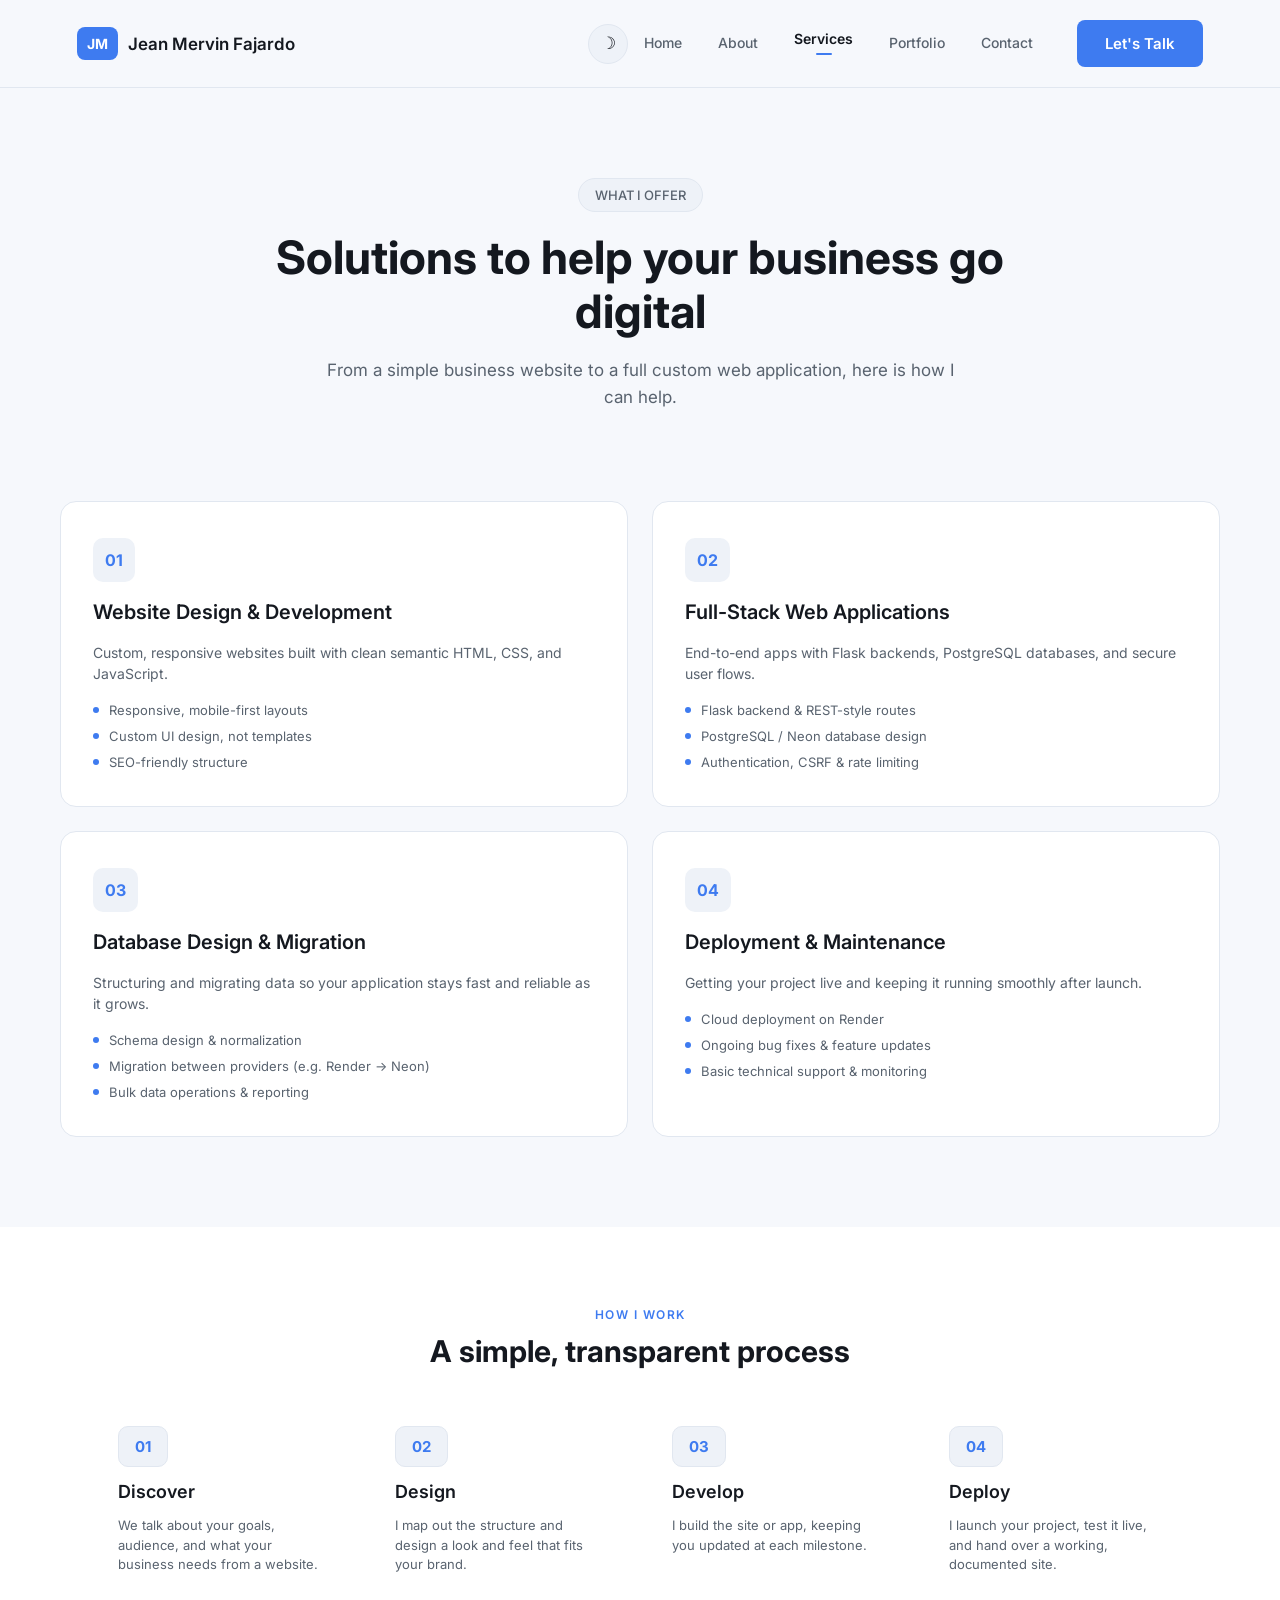
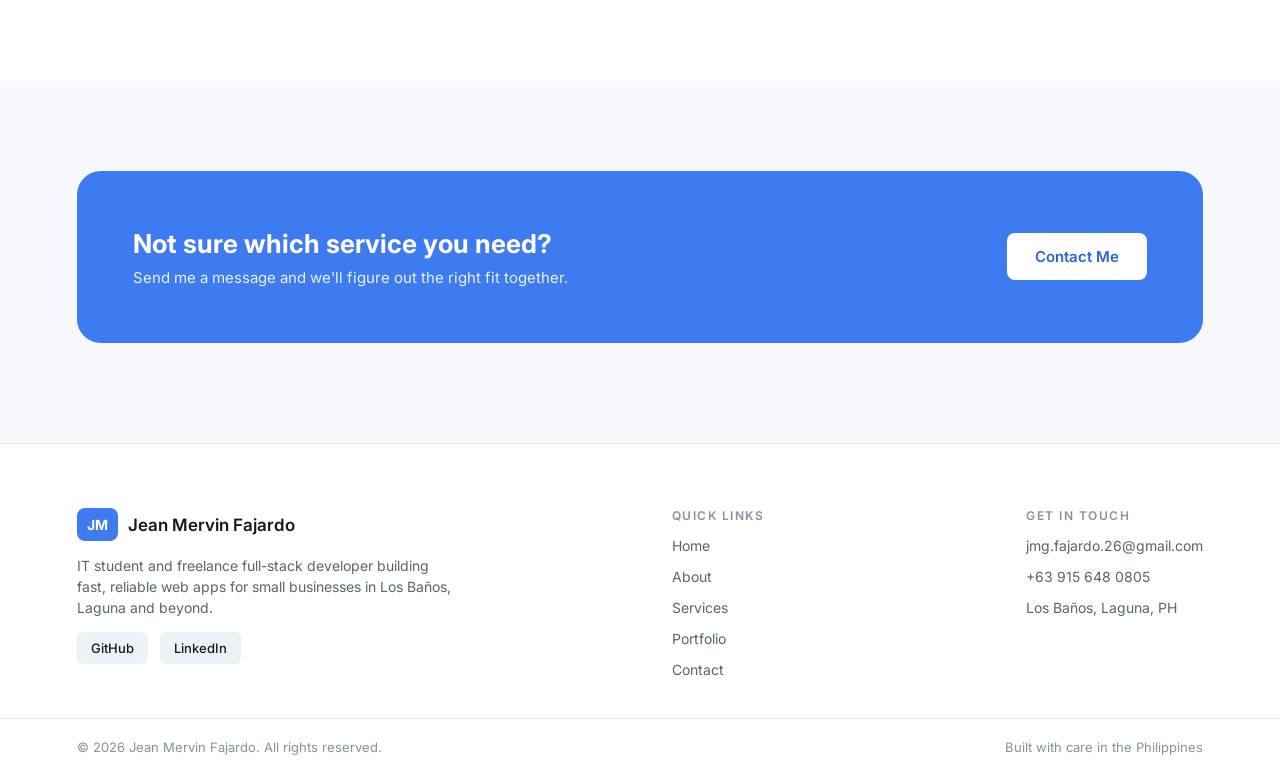
<file: services.html>
<!DOCTYPE html>
<html lang="en">
<head>
<meta charset="UTF-8">
<meta name="viewport" content="width=device-width, initial-scale=1">
<title>Jean Mervin Fajardo — Services</title>
<link rel="preconnect" href="https://fonts.googleapis.com">
<link href="https://fonts.googleapis.com/css2?family=Inter:wght@400;500;600;700&display=swap" rel="stylesheet">
<link rel="stylesheet" href="styles.css">
<script>
(function(){
  var saved = localStorage.getItem('theme');
  var theme = saved || (window.matchMedia && window.matchMedia('(prefers-color-scheme: light)').matches ? 'light' : 'dark');
  document.documentElement.setAttribute('data-theme', theme);
})();
</script>
</head>
<body>

<header>
  <div class="header-bar">
    <div class="logo">
      <span class="logo-mark">JM</span>
      <span class="logo-name">Jean Mervin Fajardo</span>
    </div>
    <div class="header-right">
    <button class="theme-toggle" id="themeToggle" aria-label="Toggle light and dark mode">
      <span class="theme-icon theme-icon-sun">&#9728;</span>
      <span class="theme-icon theme-icon-moon">&#9789;</span>
    </button>
    <button class="menu-toggle" aria-label="Toggle menu" aria-expanded="false">
      <span></span><span></span><span></span>
    </button>
    <div class="nav-group">
      <nav>
        <ul>
          <li><a href="index.html">Home</a></li>
          <li><a href="about.html">About</a></li>
          <li><a href="services.html" class="active">Services</a></li>
          <li><a href="portfolio.html">Portfolio</a></li>
          <li><a href="contact.html">Contact</a></li>
        </ul>
      </nav>
      <a href="contact.html" class="btn btn-primary">Let's Talk</a>
    </div>
    </div>
  </div>
</header>

<section class="services-hero">
  <span class="tag">WHAT I OFFER</span>
  <h1 class="center">Solutions to help your business go digital</h1>
  <p class="body-lg">From a simple business website to a full custom web application, here is how I can help.</p>
</section>

<section class="services-grid">
  <div class="row">
    <div class="service-card-big">
      <span class="icon-chip">01</span>
      <h3 style="font-size:20px;">Website Design &amp; Development</h3>
      <p class="body">Custom, responsive websites built with clean semantic HTML, CSS, and JavaScript.</p>
      <ul>
        <li>Responsive, mobile-first layouts</li>
        <li>Custom UI design, not templates</li>
        <li>SEO-friendly structure</li>
      </ul>
    </div>
    <div class="service-card-big">
      <span class="icon-chip">02</span>
      <h3 style="font-size:20px;">Full-Stack Web Applications</h3>
      <p class="body">End-to-end apps with Flask backends, PostgreSQL databases, and secure user flows.</p>
      <ul>
        <li>Flask backend &amp; REST-style routes</li>
        <li>PostgreSQL / Neon database design</li>
        <li>Authentication, CSRF &amp; rate limiting</li>
      </ul>
    </div>
  </div>
  <div class="row">
    <div class="service-card-big">
      <span class="icon-chip">03</span>
      <h3 style="font-size:20px;">Database Design &amp; Migration</h3>
      <p class="body">Structuring and migrating data so your application stays fast and reliable as it grows.</p>
      <ul>
        <li>Schema design &amp; normalization</li>
        <li>Migration between providers (e.g. Render → Neon)</li>
        <li>Bulk data operations &amp; reporting</li>
      </ul>
    </div>
    <div class="service-card-big">
      <span class="icon-chip">04</span>
      <h3 style="font-size:20px;">Deployment &amp; Maintenance</h3>
      <p class="body">Getting your project live and keeping it running smoothly after launch.</p>
      <ul>
        <li>Cloud deployment on Render</li>
        <li>Ongoing bug fixes &amp; feature updates</li>
        <li>Basic technical support &amp; monitoring</li>
      </ul>
    </div>
  </div>
</section>

<section class="process-section">
  <div class="process-head">
    <p class="eyebrow">HOW I WORK</p>
    <h2>A simple, transparent process</h2>
  </div>
  <div class="process-row">
    <div class="process-step">
      <span class="num-box">01</span>
      <h3>Discover</h3>
      <p>We talk about your goals, audience, and what your business needs from a website.</p>
    </div>
    <div class="process-step">
      <span class="num-box">02</span>
      <h3>Design</h3>
      <p>I map out the structure and design a look and feel that fits your brand.</p>
    </div>
    <div class="process-step">
      <span class="num-box">03</span>
      <h3>Develop</h3>
      <p>I build the site or app, keeping you updated at each milestone.</p>
    </div>
    <div class="process-step">
      <span class="num-box">04</span>
      <h3>Deploy</h3>
      <p>I launch your project, test it live, and hand over a working, documented site.</p>
    </div>
  </div>
</section>

<div class="cta-wrap" style="padding-top:90px;">
  <div class="cta-banner">
    <div>
      <h2>Not sure which service you need?</h2>
      <p>Send me a message and we'll figure out the right fit together.</p>
    </div>
    <a href="contact.html" class="btn btn-white">Contact Me</a>
  </div>
</div>

<footer>
  <div class="footer-inner">
    <div class="footer-col1">
      <div class="logo">
        <span class="logo-mark">JM</span>
        <span class="logo-name">Jean Mervin Fajardo</span>
      </div>
      <p class="body">IT student and freelance full-stack developer building fast, reliable web apps for small businesses in Los Baños, Laguna and beyond.</p>
      <div class="social">
        <a href="https://github.com/JeanMervin">GitHub</a>
        <a href="#">LinkedIn</a>
      </div>
    </div>
    <div class="footer-col">
      <p class="eyebrow-muted">QUICK LINKS</p>
      <a href="index.html">Home</a>
      <a href="about.html">About</a>
      <a href="services.html">Services</a>
      <a href="portfolio.html">Portfolio</a>
      <a href="contact.html">Contact</a>
    </div>
    <div class="footer-col">
      <p class="eyebrow-muted">GET IN TOUCH</p>
      <a href="#" class="copy-email" data-email="jmg.fajardo.26@gmail.com">jmg.fajardo.26@gmail.com</a>
      <a href="#">+63 915 648 0805</a>
      <a href="#">Los Baños, Laguna, PH</a>
    </div>
  </div>
  <div class="footer-bottom">
    <span class="caption">© 2026 Jean Mervin Fajardo. All rights reserved.</span>
    <span class="caption">Built with care in the Philippines</span>
  </div>
</footer>

<button id="toTop" class="to-top" aria-label="Back to top">↑</button>
<script src="script.js"></script>
</body>
</html>
</file>
<file: styles.css>
:root{
  --bg:#0B0D10; --surface:#12151A; --surface2:#181C22; --card:#151920;
  --line:#262B33; --text:#F5F6F8; --muted:#9BA3AF; --muted-dark:#6B7280;
  --accent:#4C8DFF; --accent-dark:#2E6FE0; --white:#FFFFFF;
  --shadow-soft: rgba(0,0,0,0.35);
  color-scheme: dark;
}
html[data-theme="light"]{
  --bg:#F6F8FC; --surface:#FFFFFF; --surface2:#EEF2F8; --card:#FFFFFF;
  --line:#E1E7F0; --text:#14181F; --muted:#59636F; --muted-dark:#8692A0;
  --accent:#3E7BF0; --accent-dark:#2E63D6; --white:#FFFFFF;
  --shadow-soft: rgba(20,30,50,0.14);
  color-scheme: light;
}
html{ background:var(--bg); }
body{ transition: background-color .3s ease, color .3s ease; }
*{ box-sizing:border-box; }
html{ scroll-behavior:smooth; -webkit-text-size-adjust:100%; text-size-adjust:100%; }
html,body{ margin:0; padding:0; }
body{
  background:var(--bg); color:var(--text); font-family:'Inter',-apple-system,BlinkMacSystemFont,sans-serif;
  max-width:1440px; width:100%; margin:0 auto; overflow-x:hidden;
}
h1,h2,h3,p,ul{ margin:0; padding:0; }
ul{ list-style:none; }
a{ color:inherit; text-decoration:none; }
img{ display:block; max-width:100%; }
button{ font-family:inherit; cursor:pointer; }

/* ===== Layout helpers ===== */
.section{ padding:clamp(48px,8vw,100px) clamp(20px,8vw,120px); }
.section-alt{ background:var(--surface); }
.section-tight{ padding:clamp(28px,5vw,40px) clamp(20px,8vw,120px) clamp(36px,6vw,56px); }

/* ===== Type ===== */
.eyebrow{ font-size:12px; font-weight:600; letter-spacing:1.5px; color:var(--accent); }
.eyebrow-muted{ font-size:12px; font-weight:600; letter-spacing:1.5px; color:var(--muted-dark); }
h1{ font-size:clamp(28px,4.2vw,46px); font-weight:700; line-height:1.18; color:var(--text); }
h1.center{ text-align:center; margin:0 auto; max-width:760px; }
h2{ font-size:clamp(22px,3vw,30px); font-weight:700; line-height:1.28; color:var(--text); }
h3{ font-size:18px; font-weight:600; color:var(--text); }
.body-lg{ font-size:clamp(15px,1.6vw,17px); line-height:1.6; color:var(--muted); }
.body{ font-size:14px; line-height:1.5; color:var(--muted); }
.caption{ font-size:13px; color:var(--muted-dark); }

/* ===== Interactive base ===== */
a, button, .tag, .btn, .project-card, .project-card-big, .service-card,
.service-card-big, .process-step, .social a, .soc-row a, nav a, .logo,
.field input, .field textarea{
  transition: transform .22s ease, box-shadow .22s ease, border-color .22s ease,
              background-color .22s ease, color .22s ease, opacity .22s ease;
}

/* ===== Buttons & tags ===== */
.btn{ display:inline-flex; align-items:center; justify-content:center; padding:14px 28px; border-radius:8px; font-size:15px; font-weight:600; border:none; cursor:pointer; }
.btn-primary{ background:var(--accent); color:var(--white); }
.btn-primary:hover{ background:var(--accent-dark); transform:translateY(-2px); box-shadow:0 10px 24px rgba(76,141,255,0.35); }
.btn-secondary{ background:transparent; color:var(--text); border:1.5px solid var(--text); }
.btn-secondary:hover{ background:var(--text); color:var(--bg); transform:translateY(-2px); }
.btn-white{ background:var(--white); color:var(--accent-dark); }
.btn-white:hover{ background:var(--accent-dark); color:var(--white); transform:translateY(-2px); box-shadow:0 10px 24px var(--shadow-soft); }

.tag{ display:inline-flex; align-items:center; padding:8px 16px; border-radius:20px; background:var(--surface2); border:1px solid var(--line); color:var(--muted); font-size:13px; font-weight:500; cursor:default; appearance:none; -webkit-appearance:none; font-family:inherit; }
button.tag{ cursor:pointer; }
.tag.active{ background:var(--accent); border-color:var(--accent); color:var(--white); }
.tag:hover{ border-color:var(--accent); color:var(--text); transform:translateY(-2px); }
.tag.active:hover{ color:var(--white); background:var(--accent-dark); border-color:var(--accent-dark); }

/* ===== Header ===== */
header{ border-bottom:1px solid var(--line); position:relative; z-index:10; }
.header-bar{ display:flex; flex-wrap:wrap; align-items:center; justify-content:space-between; gap:16px; padding:20px clamp(20px,6vw,120px); }
.header-right{ display:flex; align-items:center; gap:16px; flex-wrap:wrap; }
.logo{ display:flex; align-items:center; gap:10px; }
.logo-mark{ background:var(--accent); color:var(--white); font-weight:700; font-size:14px; padding:8px 10px; border-radius:8px; transition:transform .22s ease; }
.logo:hover .logo-mark{ transform:scale(1.08) rotate(-4deg); }
.logo-name{ font-size:17px; font-weight:600; color:var(--text); }
.nav-group{ display:flex; flex-wrap:wrap; align-items:center; gap:clamp(20px,4vw,44px); }
nav ul{ display:flex; flex-wrap:wrap; align-items:center; gap:clamp(16px,3vw,36px); }
nav a{ position:relative; display:flex; flex-direction:column; align-items:center; gap:6px; font-size:14px; font-weight:500; color:var(--muted); padding-bottom:2px; }
nav a:hover{ color:var(--text); }
nav a::after{ content:''; position:absolute; bottom:-2px; left:50%; width:0; height:2px; background:var(--accent); border-radius:1px; transition:width .25s ease, left .25s ease; }
nav a:hover::after{ width:100%; left:0; }
nav a.active{ color:var(--text); font-weight:600; }
nav a.active::after{ content:''; position:static; width:16px; height:2px; background:var(--accent); border-radius:1px; }
nav a.active:hover::after{ width:16px; }

/* ===== Footer ===== */
footer{ background:var(--surface); border-top:1px solid var(--line); }
.footer-inner{ display:flex; flex-wrap:wrap; justify-content:space-between; gap:48px; padding:clamp(40px,6vw,64px) clamp(20px,6vw,120px) clamp(28px,4vw,40px); }
.footer-col1{ max-width:380px; width:100%; display:flex; flex-direction:column; gap:14px; }
.footer-col{ display:flex; flex-direction:column; gap:14px; min-width:140px; }
.footer-col a{ font-size:14px; color:var(--muted); width:fit-content; }
.footer-col a:hover{ color:var(--accent); transform:translateX(3px); }
.social{ display:flex; gap:12px; }
.social a{ background:var(--surface2); padding:8px 14px; border-radius:6px; font-size:13px; font-weight:500; color:var(--text); }
.social a:hover{ background:var(--accent); color:var(--white); transform:translateY(-2px); }
.footer-bottom{ display:flex; flex-wrap:wrap; gap:8px 24px; justify-content:space-between; padding:20px clamp(20px,6vw,120px); border-top:1px solid var(--line); }

/* ===== CTA banner ===== */
.cta-wrap{ padding:0 clamp(20px,6vw,120px) clamp(48px,8vw,100px); }
.cta-banner{ background:var(--accent); border-radius:24px; padding:clamp(28px,5vw,56px); display:flex; flex-wrap:wrap; align-items:center; justify-content:space-between; gap:24px; max-width:1200px; margin:0 auto; }
.cta-banner h2{ color:var(--white); font-size:clamp(20px,3vw,26px); margin-bottom:8px; }
.cta-banner p{ color:#EAF1FF; font-size:15px; max-width:560px; }

/* ===== Hero (Home) ===== */
.hero{ display:flex; flex-wrap:wrap-reverse; align-items:center; justify-content:center; gap:clamp(32px,6vw,80px); padding:clamp(48px,8vw,100px) clamp(20px,8vw,120px); }
.hero-left{ flex:1 1 460px; max-width:600px; display:flex; flex-direction:column; gap:24px; align-items:flex-start; }
.hero-left .btn-row{ display:flex; flex-wrap:wrap; gap:16px; }
.hero-photo{ width:100%; max-width:420px; aspect-ratio:420/540; height:auto; background:var(--surface2); border:1px solid var(--line); border-radius:24px; object-fit:cover; object-position:center top; flex:0 1 320px; transition:transform .3s ease, box-shadow .3s ease; }
.hero-photo:hover{ transform:scale(1.015); box-shadow:0 16px 40px var(--shadow-soft); }

/* ===== Tech strip ===== */
.tech-row{ display:flex; flex-wrap:wrap; gap:12px; margin-top:20px; }

/* ===== Section head w/ link ===== */
.section-head{ display:flex; flex-wrap:wrap; gap:16px; justify-content:space-between; align-items:center; max-width:1200px; margin:0 auto 48px; }
.section-head .stack{ display:flex; flex-direction:column; gap:10px; }
.section-head h2{ max-width:560px; }
.section-head .link{ color:var(--accent); font-size:14px; font-weight:600; white-space:nowrap; display:inline-flex; align-items:center; gap:4px; }
.section-head .link:hover{ gap:8px; color:var(--white); }

/* ===== Cards (Home) ===== */
.cards-row{ display:flex; flex-wrap:wrap; gap:24px; max-width:1200px; margin:0 auto; justify-content:center; }
.service-card{ flex:1 1 300px; max-width:384px; width:100%; background:var(--card); border:1px solid var(--line); border-radius:16px; padding:32px 28px; display:flex; flex-direction:column; gap:16px; align-items:flex-start; }
.service-card:hover{ transform:translateY(-6px); border-color:var(--accent); box-shadow:0 16px 34px rgba(76,141,255,0.14); }
.icon-chip{ background:var(--surface2); color:var(--accent); font-weight:700; font-size:16px; padding:12px; border-radius:10px; width:fit-content; transition:background-color .22s ease, color .22s ease; }
.service-card:hover .icon-chip{ background:var(--accent); color:var(--white); }

.project-card{ flex:1 1 300px; max-width:384px; width:100%; background:var(--card); border:1px solid var(--line); border-radius:16px; overflow:hidden; display:block; cursor:pointer; }
.project-card:hover{ transform:translateY(-6px); border-color:var(--accent); box-shadow:0 18px 36px rgba(76,141,255,0.18); }
.thumb-wrap{ position:relative; overflow:hidden; }
.project-thumb{ width:100%; height:220px; background:var(--surface2); object-fit:cover; display:block; transition:transform .4s ease; }
.project-card:hover .project-thumb, .project-card-big:hover .project-thumb{ transform:scale(1.07); }
.thumb-overlay{ position:absolute; top:0; right:0; bottom:0; left:0; background:rgba(11,13,16,0.55); color:var(--white); display:flex; align-items:center; justify-content:center; font-size:14px; font-weight:600; opacity:0; transition:opacity .25s ease; letter-spacing:0.3px; }
.project-card:hover .thumb-overlay, .project-card-big:hover .thumb-overlay{ opacity:1; }
.project-body{ padding:24px; display:flex; flex-direction:column; gap:10px; align-items:flex-start; }
.stack-row{ display:flex; gap:6px; flex-wrap:wrap; }
.stack-row span{ font-size:12px; font-weight:500; color:var(--muted-dark); }

/* ===== About page ===== */
.about-hero{ display:flex; flex-wrap:wrap; align-items:center; justify-content:center; gap:clamp(32px,6vw,80px); padding:clamp(48px,8vw,90px) clamp(20px,8vw,120px); }
.about-hero .hero-left{ flex:1 1 480px; max-width:640px; }
.about-photo{ width:100%; max-width:420px; aspect-ratio:420/520; height:auto; background:var(--surface2); border:1px solid var(--line); border-radius:24px; object-fit:cover; object-position:center top; flex:0 1 320px; transition:transform .3s ease, box-shadow .3s ease; }
.about-photo:hover{ transform:scale(1.015); box-shadow:0 16px 40px var(--shadow-soft); }
.stats-row{ display:flex; flex-wrap:wrap; gap:clamp(20px,4vw,40px); margin-top:4px; }
.stat h3{ font-size:24px; font-weight:700; color:var(--accent); }
.stat p{ font-size:13px; color:var(--muted); margin-top:4px; }

.skills-grid{ display:flex; flex-wrap:wrap; gap:clamp(28px,5vw,60px); max-width:1200px; margin:24px auto 0; }
.skill-col{ flex:1 1 320px; display:flex; flex-direction:column; gap:24px; }
.skill-row{ width:100%; max-width:480px; display:flex; flex-direction:column; gap:8px; }
.skill-top{ display:flex; justify-content:space-between; font-size:14px; }
.skill-top span:last-child{ color:var(--muted); font-size:13px; }
.skill-track{ width:100%; height:8px; background:var(--surface2); border-radius:4px; overflow:hidden; }
.skill-fill{ height:100%; background:var(--accent); border-radius:4px; transition:filter .25s ease; }
.skill-row:hover .skill-fill{ filter:brightness(1.25); }

.timeline{ display:flex; flex-direction:column; gap:32px; max-width:800px; margin:24px auto 0; }
.timeline-item{ display:flex; flex-wrap:wrap; gap:16px 32px; align-items:flex-start; padding:10px; border-radius:12px; transition:background-color .22s ease; }
.timeline-item:hover{ background:var(--surface2); }
.timeline-date{ width:110px; font-size:13px; font-weight:600; color:var(--accent); flex-shrink:0; }
.timeline-dot{ width:10px; height:10px; border-radius:50%; background:var(--accent); margin-top:6px; flex-shrink:0; transition:transform .25s ease; }
.timeline-item:hover .timeline-dot{ transform:scale(1.4); }
.timeline-body{ flex:1 1 400px; display:flex; flex-direction:column; gap:6px; }
.timeline-body .org{ font-size:14px; font-weight:500; color:var(--muted); }
.timeline-body .desc{ font-size:14px; color:var(--muted-dark); line-height:1.5; }

/* ===== Services page ===== */
.services-hero{ display:flex; flex-direction:column; align-items:center; gap:18px; text-align:center; padding:clamp(48px,8vw,90px) clamp(20px,8vw,120px) clamp(40px,6vw,70px); }
.services-hero p{ max-width:640px; }
.services-grid{ display:flex; flex-direction:column; gap:24px; max-width:1200px; margin:0 auto; padding:20px clamp(20px,6vw,0px) clamp(48px,8vw,90px); }
.services-grid .row{ display:flex; flex-wrap:wrap; gap:24px; justify-content:center; }
.service-card-big{ flex:1 1 420px; max-width:576px; width:100%; background:var(--card); border:1px solid var(--line); border-radius:16px; padding:clamp(24px,4vw,36px) clamp(20px,4vw,32px); display:flex; flex-direction:column; gap:18px; align-items:flex-start; }
.service-card-big:hover{ transform:translateY(-6px); border-color:var(--accent); box-shadow:0 16px 34px rgba(76,141,255,0.14); }
.service-card-big ul{ display:flex; flex-direction:column; gap:10px; }
.service-card-big li{ display:flex; align-items:center; gap:10px; font-size:13px; color:var(--muted); }
.service-card-big li::before{ content:''; width:6px; height:6px; border-radius:50%; background:var(--accent); flex-shrink:0; }

.process-section{ background:var(--surface); padding:clamp(48px,8vw,80px) clamp(20px,8vw,120px) clamp(48px,8vw,90px); display:flex; flex-direction:column; align-items:center; gap:40px; }
.process-head{ display:flex; flex-direction:column; align-items:center; gap:10px; text-align:center; }
.process-row{ display:flex; flex-wrap:wrap; gap:32px; justify-content:center; }
.process-step{ flex:1 1 220px; max-width:280px; display:flex; flex-direction:column; gap:14px; padding:16px; border-radius:12px; transition:background-color .22s ease, transform .22s ease; }
.process-step:hover{ background:var(--card); transform:translateY(-4px); }
.num-box{ background:var(--surface2); border:1px solid var(--line); color:var(--accent); font-weight:700; font-size:15px; padding:10px 16px; border-radius:10px; width:fit-content; transition:background-color .22s ease, color .22s ease; }
.process-step:hover .num-box{ background:var(--accent); color:var(--white); }
.process-step p{ font-size:13px; color:var(--muted); line-height:1.5; }

/* ===== Portfolio page ===== */
.filter-row{ display:flex; flex-wrap:wrap; gap:12px; justify-content:center; padding:0 clamp(20px,6vw,120px) 50px; }
.project-grid{ display:flex; flex-direction:column; gap:32px; max-width:1200px; margin:0 auto; padding:0 clamp(20px,6vw,0px) 60px; }
.project-grid .row{ display:flex; flex-wrap:wrap; gap:32px; justify-content:center; }
.project-card-big{ flex:1 1 460px; max-width:560px; width:100%; background:var(--card); border:1px solid var(--line); border-radius:16px; overflow:hidden; }
.project-card-big:hover{ transform:translateY(-6px); border-color:var(--accent); box-shadow:0 18px 36px rgba(76,141,255,0.18); }
.project-card-big .project-thumb{ height:280px; }
.project-card-big .project-body{ padding:28px; }
.link-row{ display:flex; flex-wrap:wrap; gap:20px; margin-top:6px; }
.link-row a{ color:var(--accent); font-size:14px; font-weight:600; display:inline-flex; align-items:center; }
.link-row a:hover{ color:var(--white); gap:4px; }

/* ===== Contact page ===== */
.contact-hero{ display:flex; flex-direction:column; align-items:center; gap:18px; text-align:center; padding:clamp(48px,8vw,90px) clamp(20px,8vw,120px) clamp(36px,6vw,60px); }
.contact-hero p{ max-width:640px; }
.contact-main{ display:flex; flex-wrap:wrap; justify-content:center; gap:clamp(32px,6vw,64px); padding:0 clamp(20px,8vw,120px) clamp(56px,8vw,110px); }
.form-card{ flex:1 1 460px; max-width:600px; width:100%; background:var(--card); border:1px solid var(--line); border-radius:20px; padding:clamp(24px,4vw,40px); display:flex; flex-direction:column; gap:20px; align-items:flex-start; }
.form-row{ display:flex; flex-wrap:wrap; gap:20px; width:100%; }
.field{ display:flex; flex-direction:column; gap:8px; width:100%; }
.form-row .field{ flex:1 1 200px; }
.field label{ font-size:13px; font-weight:500; color:var(--muted); }
.field input, .field textarea{ background:var(--surface2); border:1px solid var(--line); border-radius:8px; padding:14px 16px; color:var(--text); font-family:inherit; font-size:14px; width:100%; }
.field input:hover, .field textarea:hover{ border-color:var(--muted); }
.field input:focus, .field textarea:focus{ outline:none; border-color:var(--accent); box-shadow:0 0 0 3px rgba(76,141,255,0.18); }
.field textarea{ resize:none; height:120px; }
.info-col{ flex:1 1 320px; max-width:460px; width:100%; display:flex; flex-direction:column; gap:28px; }
.info-card{ background:var(--surface); border:1px solid var(--line); border-radius:20px; padding:clamp(24px,4vw,36px); display:flex; flex-direction:column; gap:24px; }
.info-row{ display:flex; align-items:flex-start; gap:16px; }
.info-dot{ width:8px; height:8px; border-radius:50%; background:var(--accent); margin-top:6px; flex-shrink:0; }
.info-row .label{ font-size:12px; font-weight:600; color:var(--muted-dark); letter-spacing:0.5px; }
.info-row .value{ font-size:15px; font-weight:500; color:var(--text); margin-top:2px; }
.soc-row{ display:flex; flex-wrap:wrap; gap:12px; margin-top:4px; }
.soc-row a{ background:var(--surface2); border:1px solid var(--line); padding:10px 18px; border-radius:8px; font-size:13px; font-weight:500; color:var(--text); }
.soc-row a:hover{ background:var(--accent); border-color:var(--accent); color:var(--white); transform:translateY(-2px); }

/* ===== Theme toggle ===== */
.theme-toggle{
  position:relative; width:40px; height:40px; border-radius:50%; border:1px solid var(--line);
  background:var(--surface2); display:flex; align-items:center; justify-content:center;
  flex-shrink:0; overflow:hidden;
}
.theme-toggle:hover{ border-color:var(--accent); transform:translateY(-2px); }
.theme-icon{ position:absolute; top:0; right:0; bottom:0; left:0; display:flex; align-items:center; justify-content:center; font-size:17px; line-height:1; transition:opacity .25s ease, transform .35s ease; color:var(--text); }
.theme-icon-sun{ opacity:1; transform:rotate(0deg) scale(1); }
.theme-icon-moon{ opacity:0; transform:rotate(-90deg) scale(0.5); }
html[data-theme="light"] .theme-icon-sun{ opacity:0; transform:rotate(90deg) scale(0.5); }
html[data-theme="light"] .theme-icon-moon{ opacity:1; transform:rotate(0deg) scale(1); }

/* ===== Mobile menu toggle ===== */
.menu-toggle{ display:none; flex-direction:column; justify-content:center; width:36px; height:36px; background:none; border:none; padding:0; cursor:pointer; }
.menu-toggle span + span{ margin-top:5px; }
.menu-toggle span{ width:100%; height:2px; background:var(--text); border-radius:2px; transition:transform .25s ease, opacity .25s ease; }
.menu-toggle.open span:nth-child(1){ transform:translateY(7px) rotate(45deg); }
.menu-toggle.open span:nth-child(2){ opacity:0; }
.menu-toggle.open span:nth-child(3){ transform:translateY(-7px) rotate(-45deg); }

/* ===== Back to top ===== */
.to-top{ position:fixed; bottom:24px; right:24px; width:46px; height:46px; border-radius:50%; background:var(--accent); color:var(--white); border:none; font-size:18px; display:flex; align-items:center; justify-content:center; opacity:0; pointer-events:none; transform:translateY(12px); transition:opacity .25s ease, transform .25s ease, background-color .22s ease; z-index:50; }
.to-top.show{ opacity:1; pointer-events:auto; transform:translateY(0); }
.to-top:hover{ background:var(--accent-dark); transform:translateY(-3px); }

/* ===== Scroll reveal ===== */
.reveal{ opacity:0; transform:translateY(18px); transition:opacity .6s ease, transform .6s ease; }
.reveal.in-view{ opacity:1; transform:translateY(0); }
@media (prefers-reduced-motion: reduce){
  .reveal{ opacity:1; transform:none; transition:none; }
}

/* ===== Contact form states ===== */
.form-note{ font-size:13px; color:var(--muted); min-height:18px; }
.form-note.success{ color:var(--accent); }
.form-note.error{ color:#F05A5A; }
.field.invalid input, .field.invalid textarea{ border-color:#F05A5A; box-shadow:0 0 0 3px rgba(240,90,90,0.15); }

/* ===== Copy email feedback ===== */
.copy-email{ position:relative; cursor:pointer; }
.copy-email.copied::after{
  content:'Copied!'; position:absolute; left:0; top:-26px; background:var(--accent); color:var(--white);
  font-size:11px; font-weight:600; padding:4px 8px; border-radius:6px; white-space:nowrap;
}

/* ===== Portfolio filter ===== */
.project-card-big.hidden{ display:none; }

/* ===== Responsive breakpoints ===== */
@media (max-width: 760px){
  header{ position:relative; }
  .menu-toggle{ display:flex; }
  .nav-group{
    display:none; flex-direction:column; align-items:flex-start; gap:20px;
    position:absolute; top:100%; left:0; width:100%; background:var(--surface);
    border-top:1px solid var(--line); border-bottom:1px solid var(--line);
    padding:20px clamp(20px,6vw,120px); z-index:20;
  }
  .nav-group.open{ display:flex; }
  nav{ width:100%; }
  nav ul{ flex-direction:column; align-items:flex-start; gap:18px; width:100%; }
  .nav-group .btn-primary{ width:100%; }
}

@media (max-width: 900px){
  .hero, .about-hero{ text-align:left; }
  .hero-left, .about-hero .hero-left{ align-items:flex-start; }
  h1.center{ font-size:clamp(24px,6vw,32px); }
  .timeline-date{ width:auto; }
}

@media (max-width: 640px){
  /* --- Readable type --- */
  body{ font-size:16px; }
  h1{ font-size:30px; line-height:1.2; }
  h1.center{ font-size:28px; }
  h2{ font-size:24px; }
  h3{ font-size:19px; }
  .body{ font-size:15.5px; line-height:1.65; }
  .body-lg{ font-size:16.5px; line-height:1.65; }
  .caption{ font-size:13.5px; }
  .eyebrow, .eyebrow-muted{ font-size:12.5px; }
  .tag{ font-size:14px; padding:9px 15px; }
  .stack-row span{ font-size:13.5px; }
  .stat p{ font-size:14px; }
  .stat h3{ font-size:26px; }

  /* --- Spacing --- */
  .section{ padding:52px 20px; }
  .section-tight{ padding:32px 20px 40px; }
  .hero, .about-hero, .services-hero, .contact-hero{ padding:36px 20px 44px; gap:28px; }
  .process-section{ padding:52px 20px; }
  .contact-main{ padding:0 20px 56px; }
  .filter-row{ padding:0 20px 28px; }
  .cta-wrap{ padding:0 20px 56px; }
  .cta-banner{ padding:28px 22px; border-radius:20px; }

  /* --- Header + menu --- */
  .header-bar{ padding:14px 20px; gap:10px; flex-wrap:nowrap; }
  .logo-name{ font-size:15px; }
  .logo-mark{ padding:7px 9px; }
  .header-right{ gap:8px; flex-wrap:nowrap; }
  .theme-toggle, .menu-toggle{ width:44px; height:44px; }
  .menu-toggle{ align-items:center; padding:0; }
  .menu-toggle span{ width:22px; }
  .menu-toggle.open span:nth-child(1){ transform:translateY(7px) rotate(45deg); }
  .menu-toggle.open span:nth-child(3){ transform:translateY(-7px) rotate(-45deg); }
  .nav-group{ padding:8px 20px 20px; gap:12px; box-shadow:0 18px 30px var(--shadow-soft); }
  nav ul{ gap:0; }
  nav ul li{ width:100%; border-bottom:1px solid var(--line); }
  nav a{ flex-direction:row; width:100%; font-size:17px; padding:15px 0; gap:10px; }
  nav a::after{ display:none; }
  nav a.active{ color:var(--accent); }
  nav a.active::after{ display:none; }
  .nav-group .btn-primary{ padding:15px 20px; font-size:16px; }

  /* --- Hero --- */
  .hero{ flex-direction:column; flex-wrap:nowrap; align-items:stretch; }
  .hero-left, .about-hero .hero-left{ flex:none; width:100%; max-width:none; gap:18px; }
  .hero-left .btn-row{ flex-direction:column; gap:12px; width:100%; }
  .hero-left .btn-row .btn{ width:100%; padding:15px 20px; font-size:16px; }
  .hero-photo, .about-photo{ flex:none; width:100%; max-width:340px; aspect-ratio:4/4.6; margin:0 auto; }
  .about-hero{ flex-direction:column; flex-wrap:nowrap; align-items:stretch; }
  .stats-row{ display:grid; grid-template-columns:repeat(3,1fr); gap:12px; }

  /* --- Sections --- */
  .section-head{ flex-direction:column; align-items:flex-start; margin-bottom:28px; gap:12px; }
  .section-head .link{ font-size:15px; padding:6px 0; }
  .tech-row{ gap:10px; }

  /* --- Cards --- */
  .cards-row, .services-grid .row, .project-grid .row, .process-row{ gap:18px; }
  .service-card, .project-card, .service-card-big, .project-card-big{ flex:1 1 100%; max-width:none; }
  .service-card{ padding:24px 22px; }
  .service-card-big{ padding:24px 22px; }
  .services-grid{ padding:8px 20px 52px; }
  .project-grid{ padding:0 20px 40px; gap:18px; }
  .project-body, .project-card-big .project-body{ padding:20px 22px 24px; }
  .project-thumb, .project-card-big .project-thumb{ height:auto; aspect-ratio:1200/630; }
  .link-row{ gap:10px 22px; }
  .link-row a{ font-size:15.5px; padding:6px 0; }
  .service-card-big li{ font-size:15px; }
  .process-step{ flex:1 1 100%; max-width:none; padding:18px; }
  .process-step p{ font-size:15px; }

  /* --- About --- */
  .skill-row{ max-width:none; }
  .skill-top{ font-size:15.5px; }
  .timeline{ gap:18px; }
  .timeline-item{ flex-direction:column; flex-wrap:nowrap; gap:6px; padding:4px 0 4px 16px; border-left:2px solid var(--line); border-radius:0; }
  .timeline-item:hover{ background:none; border-left-color:var(--accent); }
  .timeline-dot{ display:none; }
  .timeline-date{ font-size:13.5px; width:auto; }
  .timeline-body{ flex:none; }
  .timeline-body .org, .timeline-body .desc{ font-size:15px; }

  /* --- CTA --- */
  .cta-banner{ flex-direction:column; align-items:stretch; text-align:left; gap:20px; }
  .cta-banner p{ font-size:15.5px; }
  .cta-banner .btn{ width:100%; padding:15px 20px; font-size:16px; }

  /* --- Contact / forms (16px prevents iOS zoom-on-focus) --- */
  .form-card{ flex:1 1 100%; max-width:none; padding:24px 20px; }
  .form-row{ flex-direction:column; gap:20px; }
  .form-row .field{ flex-basis:auto; }
  .field label{ font-size:14.5px; }
  .field input, .field textarea{ font-size:16px; padding:15px 16px; }
  .form-card .btn{ width:100%; padding:15px 20px; font-size:16px; }
  .form-note{ font-size:14px; }
  .info-col{ flex:1 1 100%; max-width:none; gap:18px; }
  .info-card{ padding:24px 20px; }
  .info-row .label{ font-size:12.5px; }
  .info-row .value{ font-size:16px; word-break:break-word; }
  .soc-row a{ padding:12px 18px; font-size:15px; }
  .filter-row{ justify-content:center; overflow:visible; }

  /* --- Footer --- */
  .footer-inner{ flex-direction:column; gap:32px; padding:44px 20px 28px; }
  .footer-col1{ max-width:none; }
  .footer-col{ gap:4px; }
  .footer-col a{ font-size:16px; padding:8px 0; }
  .footer-col .eyebrow-muted{ margin-bottom:6px; }
  .social a{ padding:11px 18px; font-size:15px; }
  .footer-bottom{ flex-direction:column; text-align:left; padding:18px 20px 28px; gap:4px; }

  /* --- Misc --- */
  .to-top{ width:44px; height:44px; right:16px; bottom:16px; }
  .copy-email.copied::after{ font-size:12px; }
}

@media (max-width: 380px){
  h1{ font-size:27px; }
  h1.center{ font-size:25px; }
  h2{ font-size:22px; }
  .logo-name{ font-size:14px; }
  .stats-row{ gap:8px; }
  .stat h3{ font-size:23px; }
  .stat p{ font-size:13px; }
}

/* Touch devices: no sticky hover lift after tapping */
@media (hover:none){
  .service-card:hover, .service-card-big:hover, .project-card:hover, .project-card-big:hover,
  .process-step:hover, .tag:hover, .btn:hover{ transform:none; }
  .project-card:hover .project-thumb, .project-card-big:hover .project-thumb{ transform:none; }
}
</file>
